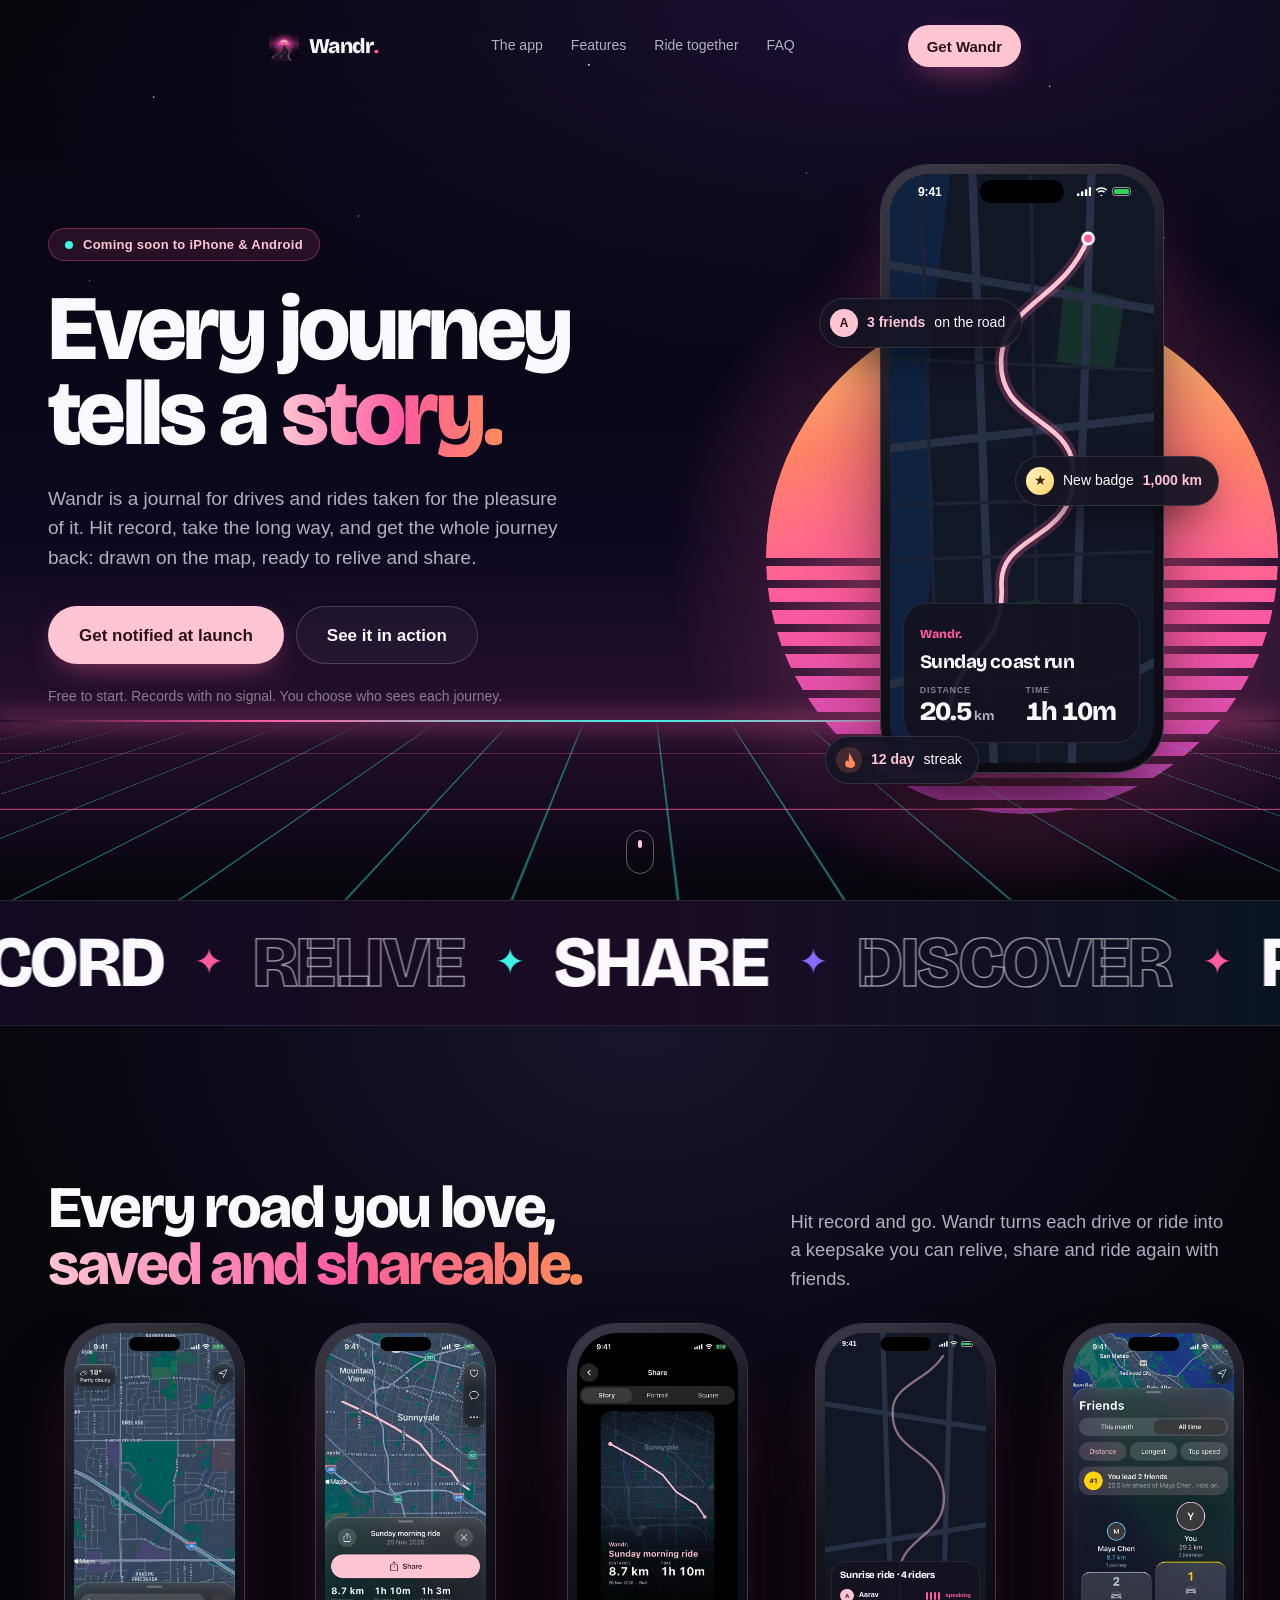
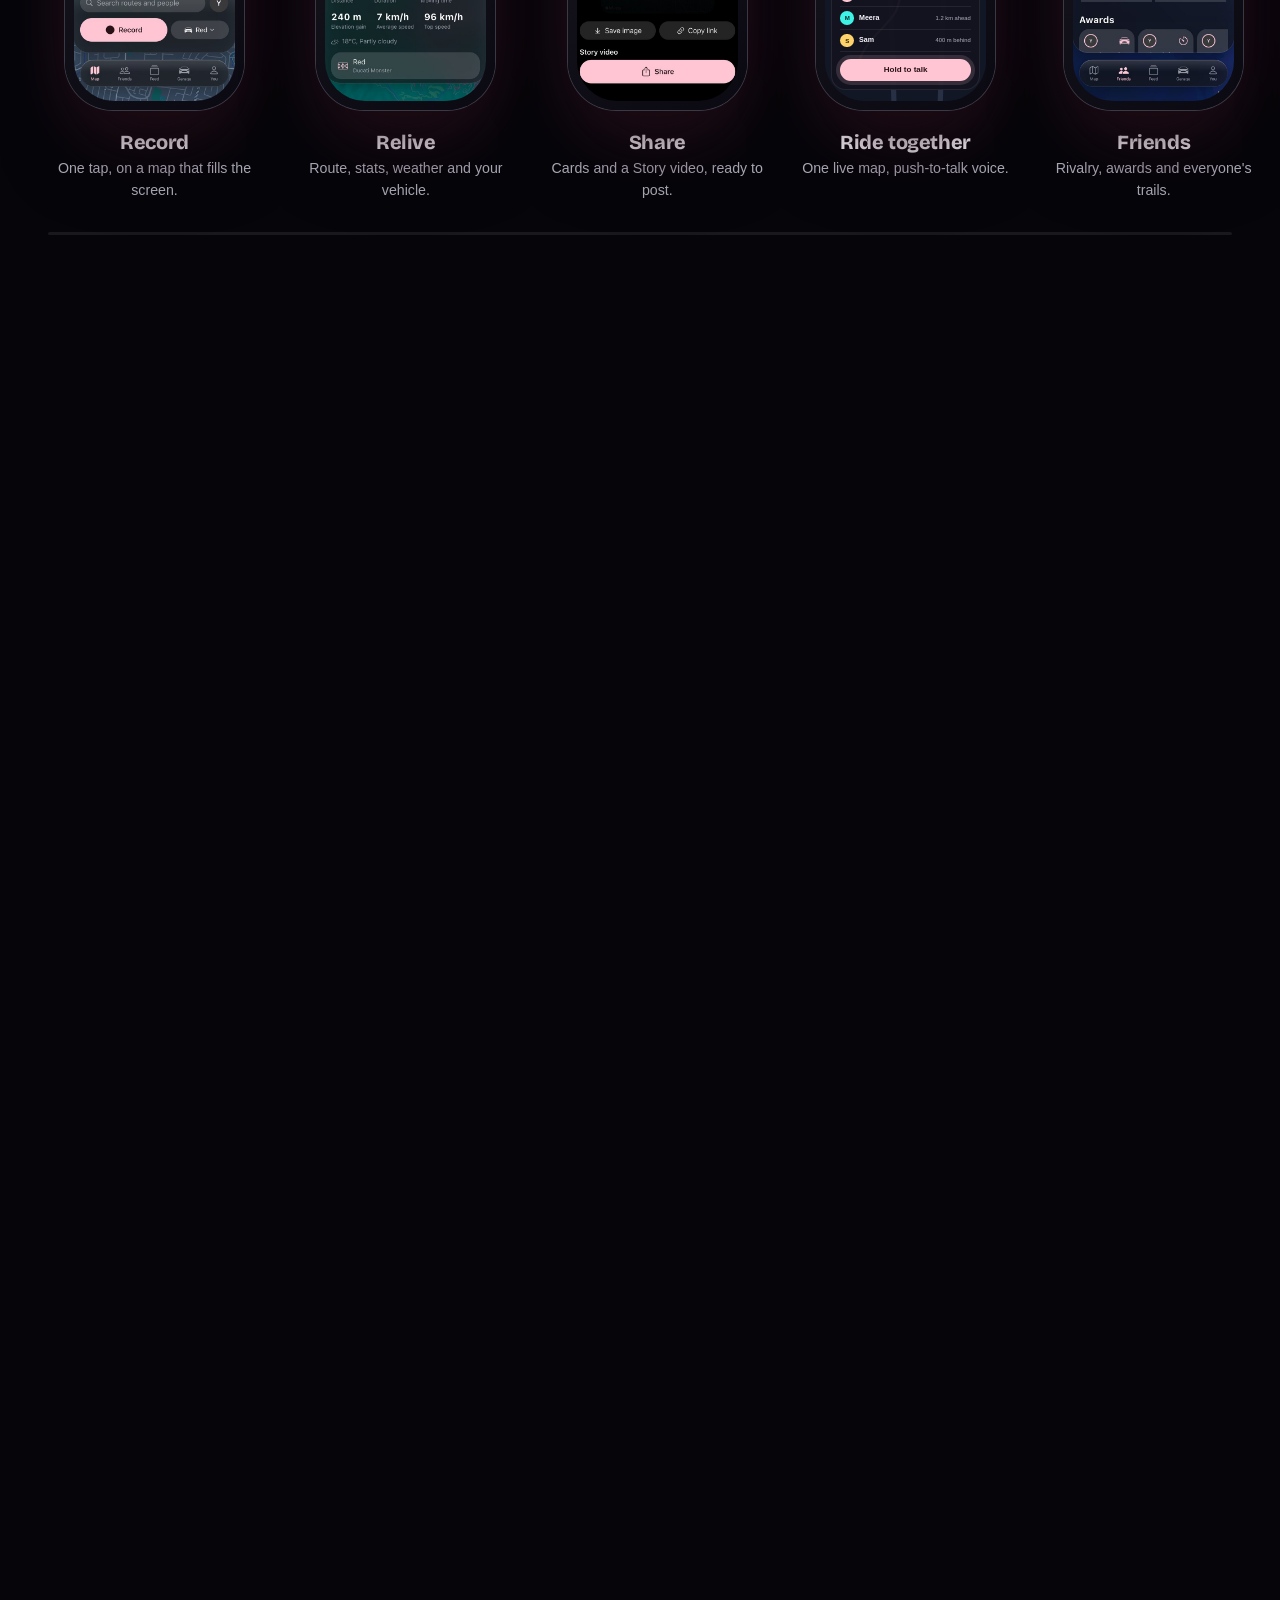
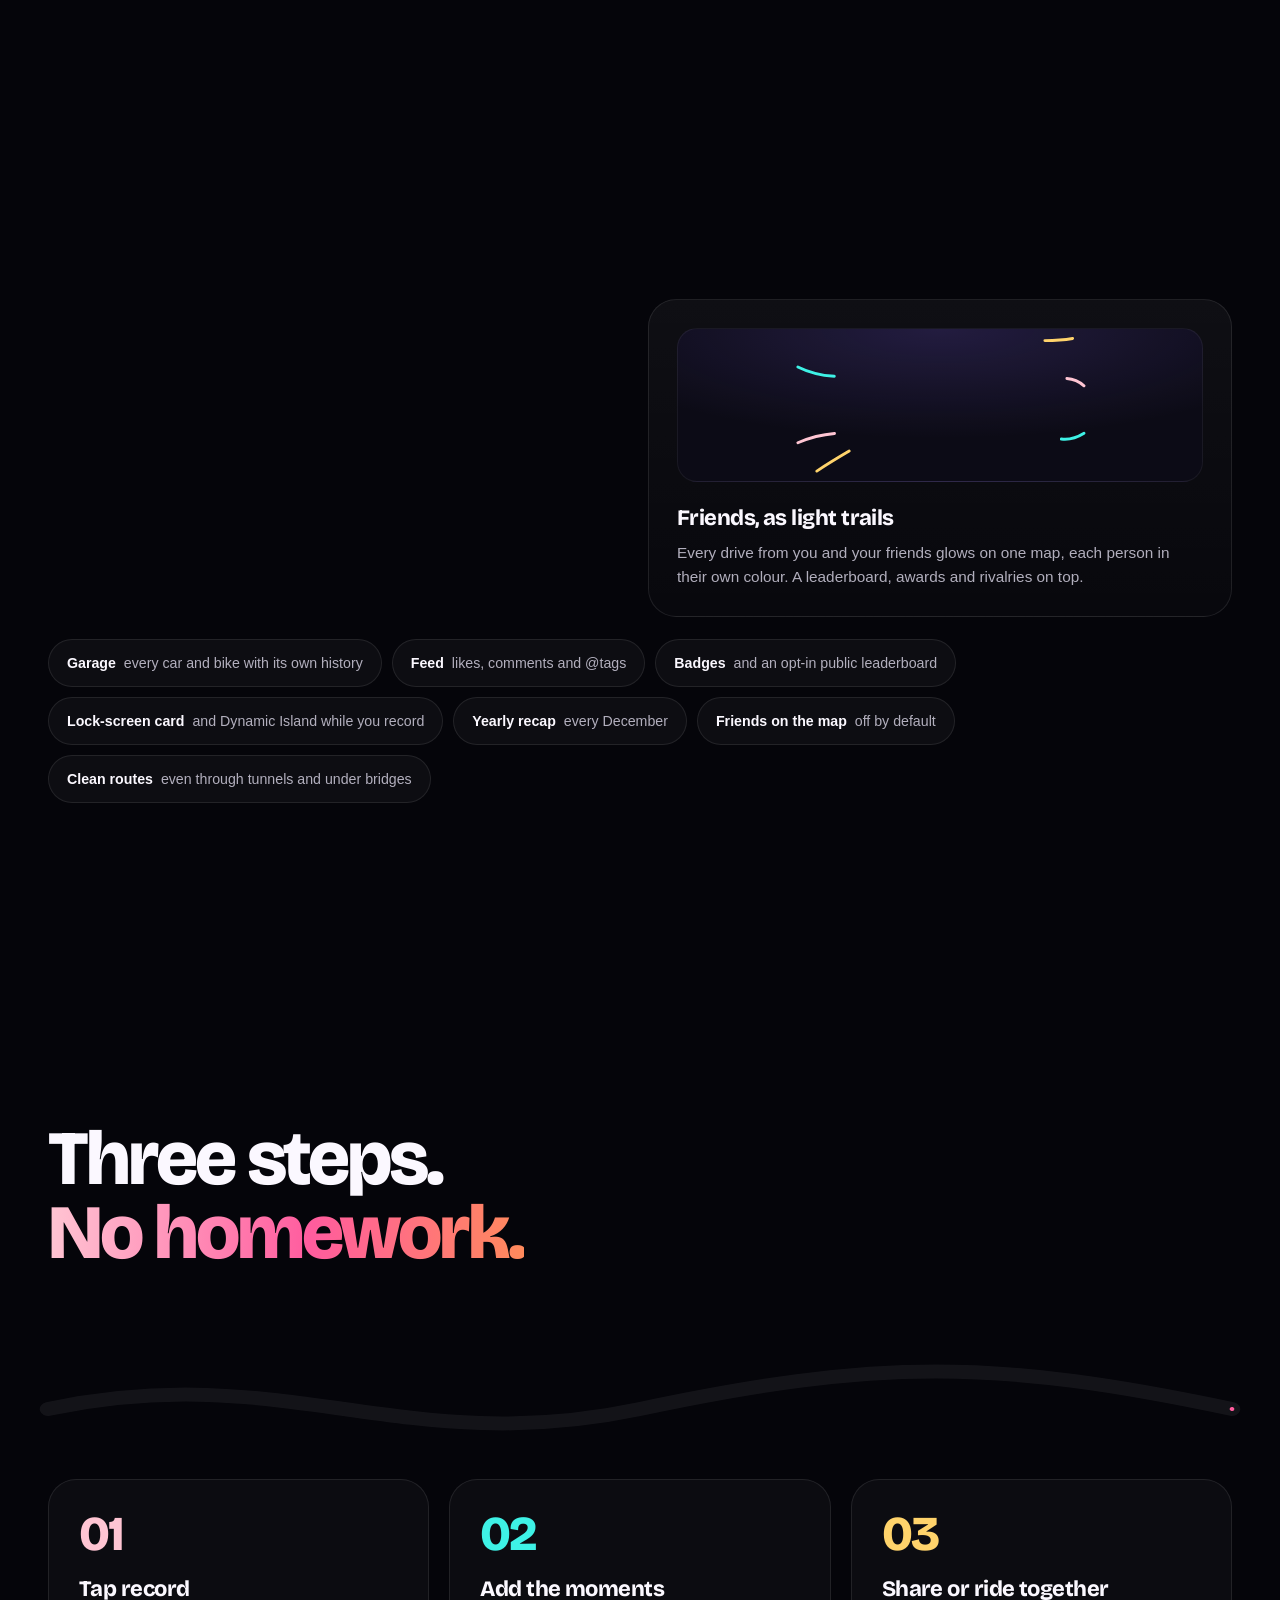
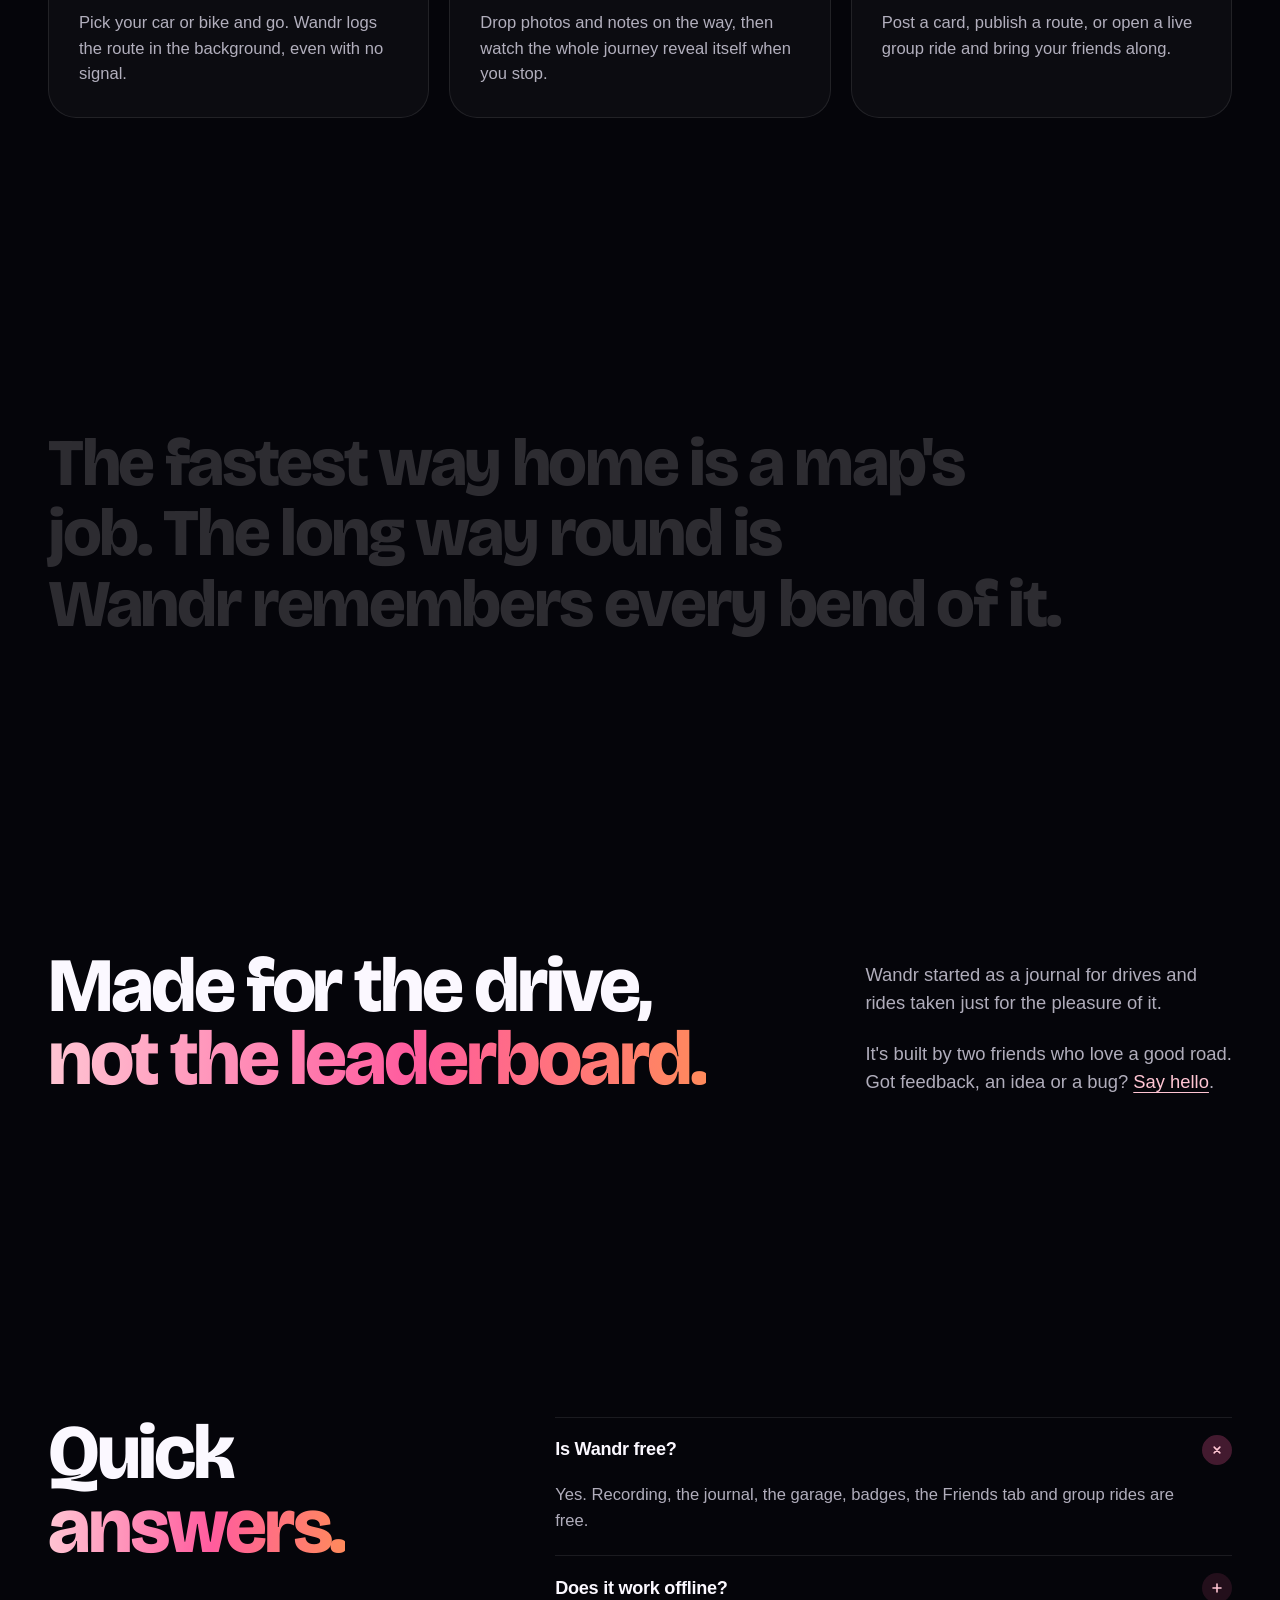
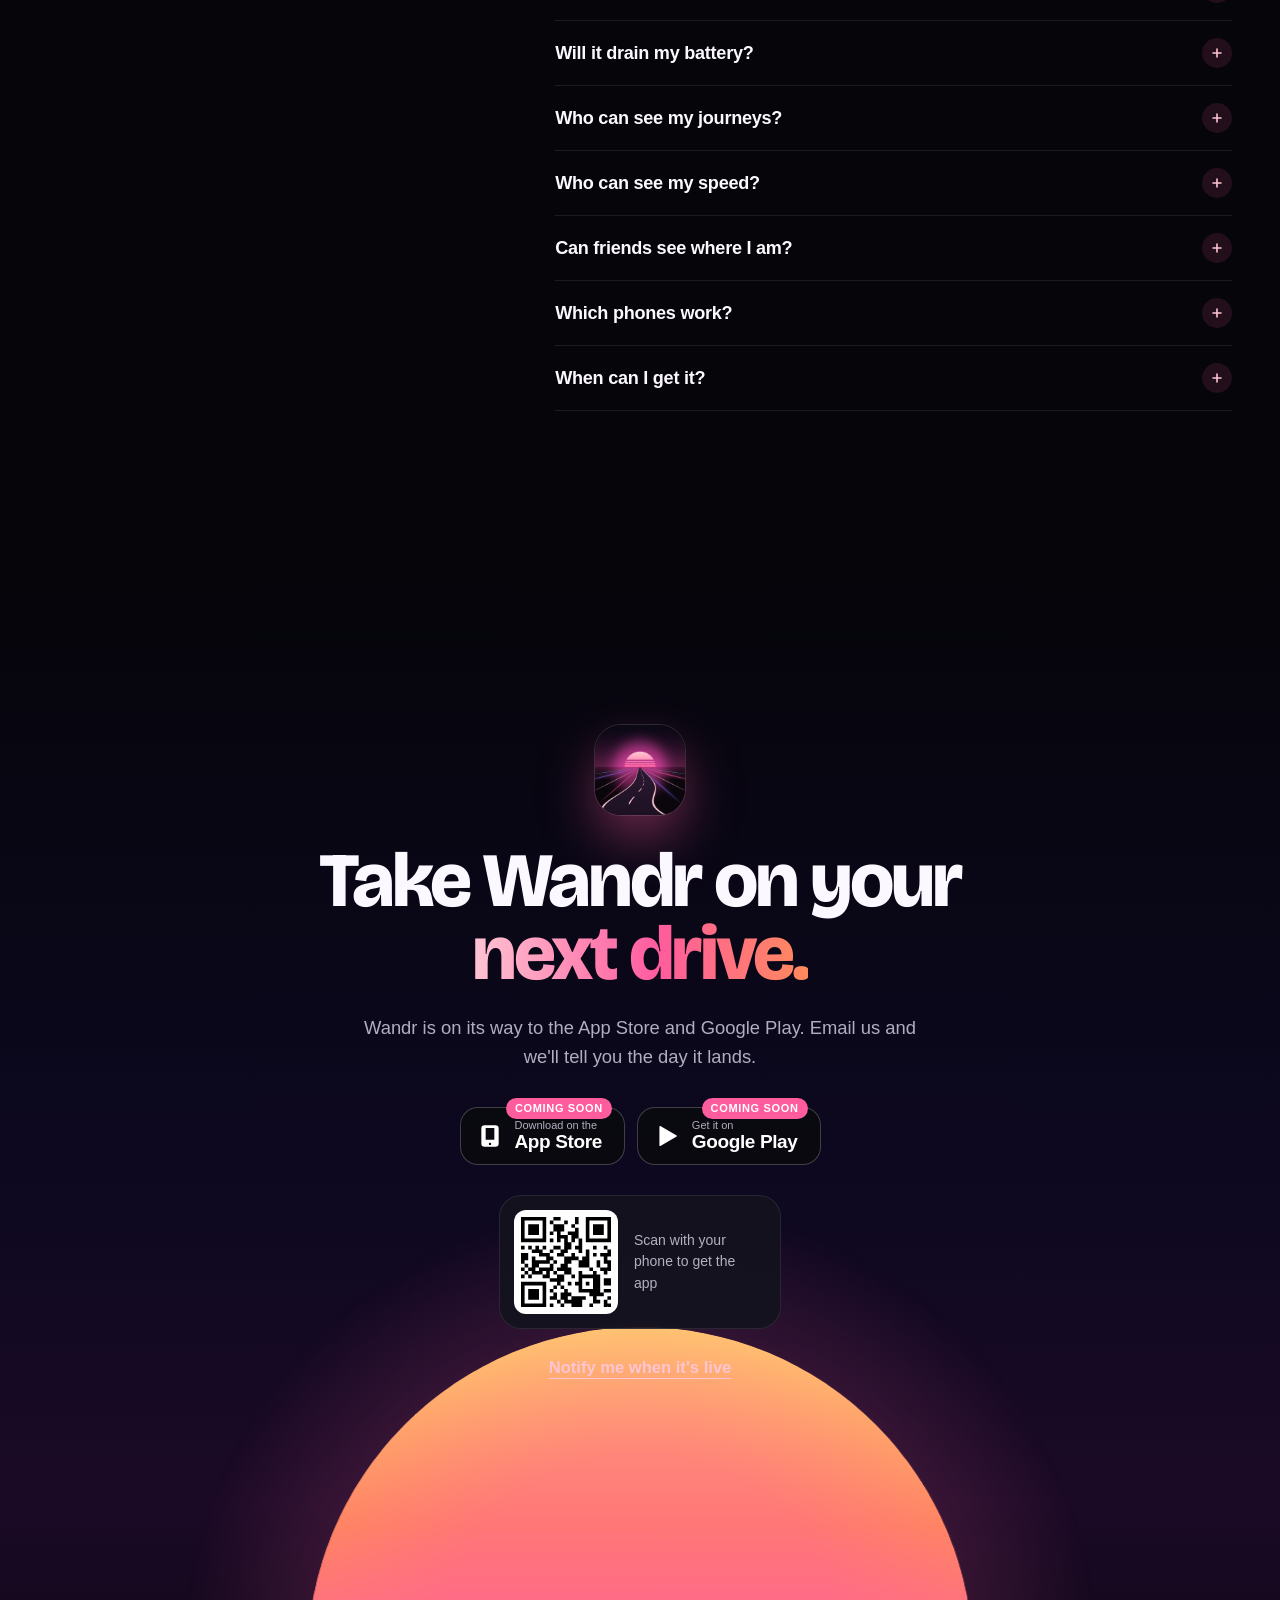
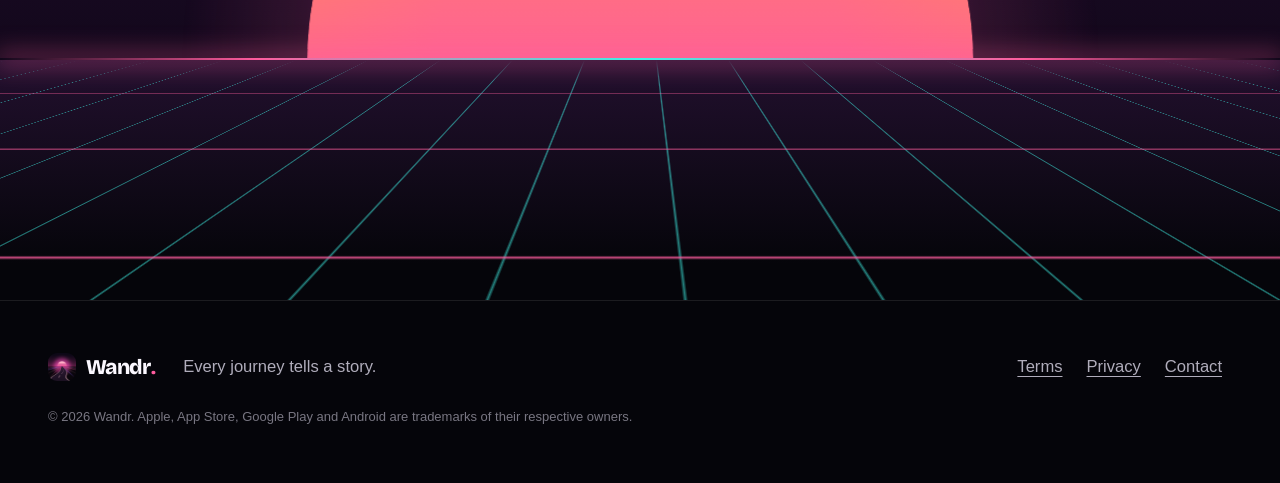
<file: index.html>
<!doctype html>
<html lang="en" data-platform="desktop">
<head>
<meta charset="utf-8">
<meta name="viewport" content="width=device-width, initial-scale=1, viewport-fit=cover">
<title>Wandr: every journey tells a story</title>
<meta name="description" content="Wandr is a journal for drives and rides taken for the pleasure of it. Record a journey, relive it, share it, and ride together with friends on a live map.">
<meta name="theme-color" content="#05050a">
<meta name="color-scheme" content="dark">
<link rel="icon" type="image/png" sizes="32x32" href="assets/favicon-32.png">
<link rel="apple-touch-icon" href="assets/apple-touch-icon.png">
<link rel="canonical" href="https://drivewandr.in/">
<meta property="og:type" content="website">
<meta property="og:site_name" content="Wandr">
<meta property="og:title" content="Wandr: every journey tells a story">
<meta property="og:description" content="Record drives and rides, relive them, share them, and ride together on a live map.">
<meta property="og:url" content="https://drivewandr.in/">
<meta property="og:image" content="https://drivewandr.in/assets/og-image.png">
<meta name="twitter:card" content="summary_large_image">
<link rel="preconnect" href="https://fonts.googleapis.com">
<link rel="preconnect" href="https://fonts.gstatic.com" crossorigin>
<link href="https://fonts.googleapis.com/css2?family=Bricolage+Grotesque:opsz,wght@12..96,500..800&display=swap" rel="stylesheet">
<link rel="stylesheet" href="site.css">
<script type="application/ld+json">{"@context":"https://schema.org","@type":"MobileApplication","name":"Wandr","applicationCategory":"TravelApplication","operatingSystem":"iOS, Android","description":"A journal for drives and rides: record, relive, share and ride together."}</script>
</head>
<body>
<a class="skip" href="#main">Skip to content</a>

<!-- Top banner: mobile visitors, until dismissed (script.js) -->
<div class="appbar" id="appbar" hidden>
  <img src="assets/wandr-mark.png" width="40" height="40" alt="">
  <div class="appbar-text"><strong>Wandr</strong><span data-appbar-sub>Every journey tells a story</span></div>
  <a class="btn btn-sm" href="#download" data-appbar-cta>Get the app</a>
  <button class="appbar-x" type="button" aria-label="Dismiss app banner" id="appbarX">&times;</button>
</div>

<header class="nav-wrap" id="nav">
  <nav class="nav" aria-label="Main">
    <a class="brand" href="#top" aria-label="Wandr home">
      <img src="assets/wandr-mark.png" width="30" height="30" alt="">
      <span>Wandr<b>.</b></span>
    </a>
    <ul class="nav-links">
      <li><a href="#app">The app</a></li>
      <li><a href="#features">Features</a></li>
      <li><a href="#ride">Ride together</a></li>
      <li><a href="#faq">FAQ</a></li>
    </ul>
    <a class="btn btn-sm" href="#download">Get Wandr</a>
  </nav>
</header>

<main id="main">

<!-- ════════════ HERO: a night drive into the neon sun ════════════ -->
<section class="hero" id="top">
  <div class="sky" aria-hidden="true">
    <div class="stars"></div>
    <div class="sun"><i></i></div>
    <div class="horizon"></div>
    <div class="grid"><div class="grid-plane"></div></div>
  </div>

  <div class="wrap hero-grid">
    <div class="hero-copy">
      <p class="pill" data-in><span class="live-dot"></span> Coming soon to iPhone &amp; Android</p>
      <h1 class="hero-title" aria-label="Every journey tells a story.">
        <span class="line"><span data-word>Every</span> <span data-word>journey</span></span>
        <span class="line"><span data-word>tells</span> <span data-word>a</span> <span data-word class="hot">story.</span></span>
      </h1>
      <p class="lede" data-in>Wandr is a journal for drives and rides taken for the pleasure of it. Hit record, take the long way, and get the whole journey back: drawn on the map, ready to relive and share.</p>
      <div class="hero-actions" data-in>
        <a class="btn btn-lg btn-shine" href="#download">Get notified at launch</a>
        <a class="btn btn-lg btn-ghost" href="#app">See it in action</a>
      </div>
      <p class="fine" data-in>Free to start. Records with no signal. You choose who sees each journey.</p>
    </div>

    <div class="hero-stage" data-parallax>
      <div class="device device-hero" role="img" aria-label="A finished drive in Wandr: the route draws itself on the map and the journey card rises with 20.5 km in 1 hour 10 minutes">
        <div class="screen">
          <svg class="map" viewBox="0 0 300 640" preserveAspectRatio="xMidYMid slice" aria-hidden="true">
            <rect width="300" height="640" fill="#121726"/>
            <path class="m-water" d="M0 0 H72 C60 120 40 210 52 330 C62 440 30 540 44 640 H0 Z"/>
            <path class="m-park" d="M196 120 L262 136 L250 214 L188 204 Z"/>
            <path class="m-park" d="M110 470 L170 462 L176 520 L118 528 Z"/>
            <g class="m-roads"><path d="M-10 96 L310 150"/><path d="M-10 300 L310 262"/><path d="M-10 560 C90 520 200 600 310 520"/><path d="M96 -10 L120 650"/><path d="M226 -10 L204 650"/></g>
            <g class="m-streets"><path d="M-10 200 L310 214"/><path d="M-10 420 L310 410"/><path d="M160 -10 L168 650"/><path d="M-10 360 L310 352"/><path d="M40 -10 L60 650"/></g>
            <path class="m-glow" pathLength="1" d="M70 590 C76 520 132 520 128 448 C124 388 214 400 206 318 C200 262 120 268 128 196 C134 140 196 136 222 70"/>
            <path class="m-route" pathLength="1" d="M70 590 C76 520 132 520 128 448 C124 388 214 400 206 318 C200 262 120 268 128 196 C134 140 196 136 222 70"/>
            <circle class="m-start" cx="70" cy="590" r="5"/>
            <circle class="m-end" cx="222" cy="70" r="6"/>
          </svg>
          <div class="island"></div>
          <div class="statusbar" aria-hidden="true"><span>9:41</span><span class="sb-icons"><svg viewBox="0 0 18 12"><rect x="0" y="8" width="3" height="4" rx="1"/><rect x="5" y="5.5" width="3" height="6.5" rx="1"/><rect x="10" y="3" width="3" height="9" rx="1"/><rect x="15" y="0" width="3" height="12" rx="1"/></svg><svg viewBox="0 0 16 12"><path d="M8 2.2c2.3 0 4.4.9 6 2.4l1.3-1.4A10.4 10.4 0 0 0 8 .3 10.4 10.4 0 0 0 .7 3.2L2 4.6a8.5 8.5 0 0 1 6-2.4Zm0 3.8c1.3 0 2.5.5 3.4 1.3l1.3-1.4A6.7 6.7 0 0 0 8 4.1c-1.8 0-3.4.7-4.7 1.8l1.3 1.4C5.5 6.5 6.7 6 8 6Zm0 3.7c-.6 0-1.2.3-1.6.7L8 12l1.6-1.6c-.4-.4-1-.7-1.6-.7Z"/></svg><span class="sb-batt"></span></span></div>
          <div class="journey-card">
            <span class="jc-mark">Wandr.</span>
            <strong class="jc-title">Sunday coast run</strong>
            <div class="jc-stats">
              <span><small>Distance</small><b data-count="20.5" data-dec="1">20.5</b><em>km</em></span>
              <span><small>Time</small><b>1h 10m</b></span>
            </div>
          </div>
        </div>
      </div>
      <div class="float-chip chip-a"><span class="av av-pink">A</span><b>3 friends</b> on the road</div>
      <div class="float-chip chip-b"><span class="medal">★</span>New badge <b class="cyan">1,000 km</b></div>
      <div class="float-chip chip-c"><svg class="flame" viewBox="0 0 24 24" aria-hidden="true"><path d="M12 2c1 3.5 5 5.6 5 10.2A5 5 0 0 1 12 22a5 5 0 0 1-5-5c0-2.4 1.3-3.9 2.6-5.2.3 1.6 1 2.6 2.1 3.2-.5-3.4.4-6.6.3-13Z"/></svg><b>12 day</b> streak</div>
    </div>
  </div>

  <a class="scroll-cue" href="#app" aria-label="Scroll to the app"><span></span></a>
</section>

<!-- ════════════ BAND ════════════ -->
<div class="band" aria-hidden="true">
  <div class="band-track" data-band>
    <span>Record</span><i>✦</i><span class="o">Relive</span><i>✦</i><span>Share</span><i>✦</i><span class="o">Discover</span><i>✦</i><span>Ride together</span><i>✦</i>
    <span>Record</span><i>✦</i><span class="o">Relive</span><i>✦</i><span>Share</span><i>✦</i><span class="o">Discover</span><i>✦</i><span>Ride together</span><i>✦</i>
  </div>
</div>

<!-- ════════════ THE APP: pinned, scroll moves the phones sideways ════════════ -->
<section class="gallery" id="app">
  <div class="gallery-pin">
    <div class="wrap gallery-head">
      <h2 data-reveal>Every road you love, <br><span class="hot">saved and shareable.</span></h2>
      <p class="sub" data-reveal>Hit record and go. Wandr turns each drive or ride into a keepsake you can relive, share and ride again with friends.</p>
    </div>
    <div class="gallery-track" data-track>
      <figure class="shot"><div class="device"><div class="screen"><img src="assets/shots/map.jpg" width="300" height="652" alt="Wandr map with the Record button"><div class="island"></div></div></div><figcaption><b>Record</b>One tap, on a map that fills the screen.</figcaption></figure>
      <figure class="shot"><div class="device"><div class="screen"><img src="assets/shots/journey.jpg" width="300" height="652" alt="A finished journey with route and stats"><div class="island"></div></div></div><figcaption><b>Relive</b>Route, stats, weather and your vehicle.</figcaption></figure>
      <figure class="shot"><div class="device"><div class="screen"><img src="assets/shots/share.jpg" width="300" height="652" alt="Share screen with a journey card"><div class="island"></div></div></div><figcaption><b>Share</b>Cards and a Story video, ready to post.</figcaption></figure>
      <figure class="shot" id="ride-shot"><div class="device"><div class="screen ride-screen">
        <svg class="map" viewBox="0 0 300 640" preserveAspectRatio="xMidYMid slice" aria-hidden="true">
          <rect width="300" height="640" fill="#121726"/>
          <g class="m-roads"><path d="M-10 120 L310 170"/><path d="M-10 380 L310 330"/><path d="M110 -10 L130 650"/><path d="M230 -10 L210 650"/></g>
          <path class="m-route soft" d="M60 600 C80 500 150 520 140 430 C130 350 230 360 215 270 C205 200 120 210 128 130 C132 90 190 80 215 40"/>
        </svg>
        <span class="rider r1" style="offset-path:path('M60 600 C80 500 150 520 140 430 C130 350 230 360 215 270 C205 200 120 210 128 130 C132 90 190 80 215 40')">A</span>
        <span class="rider r2" style="offset-path:path('M60 600 C80 500 150 520 140 430 C130 350 230 360 215 270 C205 200 120 210 128 130 C132 90 190 80 215 40')">M</span>
        <span class="rider r3" style="offset-path:path('M60 600 C80 500 150 520 140 430 C130 350 230 360 215 270 C205 200 120 210 128 130 C132 90 190 80 215 40')">S</span>
        <div class="island"></div>
          <div class="statusbar" aria-hidden="true"><span>9:41</span><span class="sb-icons"><svg viewBox="0 0 18 12"><rect x="0" y="8" width="3" height="4" rx="1"/><rect x="5" y="5.5" width="3" height="6.5" rx="1"/><rect x="10" y="3" width="3" height="9" rx="1"/><rect x="15" y="0" width="3" height="12" rx="1"/></svg><svg viewBox="0 0 16 12"><path d="M8 2.2c2.3 0 4.4.9 6 2.4l1.3-1.4A10.4 10.4 0 0 0 8 .3 10.4 10.4 0 0 0 .7 3.2L2 4.6a8.5 8.5 0 0 1 6-2.4Zm0 3.8c1.3 0 2.5.5 3.4 1.3l1.3-1.4A6.7 6.7 0 0 0 8 4.1c-1.8 0-3.4.7-4.7 1.8l1.3 1.4C5.5 6.5 6.7 6 8 6Zm0 3.7c-.6 0-1.2.3-1.6.7L8 12l1.6-1.6c-.4-.4-1-.7-1.6-.7Z"/></svg><span class="sb-batt"></span></span></div>
        <div class="ride-sheet">
          <div class="ttl">Sunrise ride · 4 riders</div>
          <ul class="riders">
            <li><span class="av av-pink">A</span>Aarav<em class="speaking"><i></i><i></i><i></i><i></i> speaking</em></li>
            <li><span class="av av-cyan">M</span>Meera<em>1.2 km ahead</em></li>
            <li><span class="av av-gold">S</span>Sam<em>400 m behind</em></li>
          </ul>
          <span class="ptt">Hold to talk</span>
        </div>
      </div></div><figcaption><b>Ride together</b>One live map, push-to-talk voice.</figcaption></figure>
      <figure class="shot"><div class="device"><div class="screen"><img src="assets/shots/friends.jpg" width="300" height="652" alt="Friends tab with leaderboard"><div class="island"></div></div></div><figcaption><b>Friends</b>Rivalry, awards and everyone's trails.</figcaption></figure>
      <figure class="shot"><div class="device"><div class="screen"><img src="assets/shots/feed.jpg" width="300" height="652" alt="Following feed"><div class="island"></div></div></div><figcaption><b>Feed</b>Journeys from people you follow.</figcaption></figure>
      <figure class="shot"><div class="device"><div class="screen"><img src="assets/shots/garage.jpg" width="300" height="652" alt="Garage with two vehicles"><div class="island"></div></div></div><figcaption><b>Garage</b>Every car and bike, with its own history.</figcaption></figure>
    </div>
    <div class="wrap gallery-progress" aria-hidden="true"><span data-progress></span></div>
  </div>
</section>

<!-- ════════════ FEATURES: live tiles ════════════ -->
<section class="section features" id="features">
  <div class="wrap">
    <h2 data-reveal>Built for the road you chose, <br><span class="hot">not the fastest one.</span></h2>

    <div class="tiles">
      <article class="tile t-record" data-rise>
        <div class="tile-visual rec-visual" aria-hidden="true">
          <div class="rec-ring"><span></span></div>
          <div class="rec-readout"><b data-ticker>0.0</b><small>km</small></div>
        </div>
        <h3>Record every journey</h3>
        <p>One tap to start. Keeps going offline, in the background and through a crash. The map follows you from behind, in 3D, like a real navigation app.</p>
      </article>

      <article class="tile t-relive" data-rise>
        <div class="tile-visual" aria-hidden="true">
          <svg viewBox="0 0 320 160" class="relive-svg">
            <path class="relive-ghost" d="M20 130 C70 130 70 40 130 50 C190 60 170 130 230 120 C280 112 270 40 300 30"/>
            <path class="relive-line" pathLength="1" d="M20 130 C70 130 70 40 130 50 C190 60 170 130 230 120 C280 112 270 40 300 30"/>
          </svg>
        </div>
        <h3>Relive it</h3>
        <p>Your route draws itself on a dark map, photos pop up where you took them, then the whole drive settles into a card.</p>
      </article>

      <article class="tile t-ride" data-rise id="ride">
        <div class="tile-visual ride-visual" aria-hidden="true">
          <span class="wave"><i></i><i></i><i></i><i></i><i></i><i></i><i></i></span>
          <div class="ride-avs"><span class="av av-pink">A</span><span class="av av-cyan">M</span><span class="av av-gold">S</span><span class="av av-violet">+1</span></div>
        </div>
        <h3>Ride together, live</h3>
        <p>Everyone on one live map as their profile photo. Hold a button to talk to the group, walkie-talkie style. No call to set up.</p>
      </article>

      <article class="tile t-share" data-rise>
        <div class="tile-visual share-visual" aria-hidden="true">
          <div class="mini-card c1"></div><div class="mini-card c2"></div><div class="mini-card c3"><b>20.5 km</b><small>Sunday coast run</small></div>
        </div>
        <h3>Share it</h3>
        <p>Journey cards in Story, Portrait or Square, and a 15-second Story video. Pick the photo, place the route, post.</p>
      </article>

      <article class="tile t-streak" data-rise>
        <div class="tile-visual streak-visual" aria-hidden="true"><div class="streak-grid" data-streak></div></div>
        <h3>Keep the streak</h3>
        <p>A year of driving as glowing squares: brighter the more you drove that day. Badges at a week, a month, three months, a year.</p>
      </article>

      <article class="tile t-trails" data-rise>
        <div class="tile-visual" aria-hidden="true">
          <svg viewBox="0 0 320 160" class="trails-svg">
            <path class="trail tp" d="M10 120 C80 90 120 140 190 100 S290 40 312 60"/>
            <path class="trail tc" d="M10 40 C70 70 140 20 200 60 S280 130 312 110"/>
            <path class="trail tv" d="M30 150 C90 110 150 90 160 40 S240 20 300 10"/>
          </svg>
        </div>
        <h3>Friends, as light trails</h3>
        <p>Every drive from you and your friends glows on one map, each person in their own colour. A leaderboard, awards and rivalries on top.</p>
      </article>
    </div>

    <ul class="more" data-rise>
      <li><b>Garage</b> every car and bike with its own history</li>
      <li><b>Feed</b> likes, comments and @tags</li>
      <li><b>Badges</b> and an opt-in public leaderboard</li>
      <li><b>Lock-screen card</b> and Dynamic Island while you record</li>
      <li><b>Yearly recap</b> every December</li>
      <li><b>Friends on the map</b> off by default</li>
      <li><b>Clean routes</b> even through tunnels and under bridges</li>
    </ul>
  </div>
</section>

<!-- ════════════ HOW: a road that draws as you scroll ════════════ -->
<section class="section how" id="how">
  <div class="wrap">
    <h2 data-reveal>Three steps. <br><span class="hot">No homework.</span></h2>
    <div class="how-road">
      <svg class="road-svg" viewBox="0 0 1000 120" preserveAspectRatio="none" aria-hidden="true">
        <path class="road-bg" d="M0 60 C200 10 300 110 500 60 S800 10 1000 60"/>
        <path class="road-line" pathLength="1" data-scrub d="M0 60 C200 10 300 110 500 60 S800 10 1000 60"/>
      </svg>
      <ol class="steps">
        <li data-rise><span class="n">01</span><h3>Tap record</h3><p>Pick your car or bike and go. Wandr logs the route in the background, even with no signal.</p></li>
        <li data-rise><span class="n">02</span><h3>Add the moments</h3><p>Drop photos and notes on the way, then watch the whole journey reveal itself when you stop.</p></li>
        <li data-rise><span class="n">03</span><h3>Share or ride together</h3><p>Post a card, publish a route, or open a live group ride and bring your friends along.</p></li>
      </ol>
    </div>
  </div>
</section>

<!-- ════════════ STATEMENT ════════════ -->
<section class="section statement">
  <div class="wrap">
    <p class="big-statement" data-words>The fastest way home is a map's job. The long way round is <span class="hot">yours.</span> Wandr remembers every bend of it.</p>
  </div>
</section>

<!-- ════════════ ABOUT ════════════ -->
<section class="section maker">
  <div class="wrap maker-grid">
    <h2 data-reveal>Made for the drive, <br><span class="hot">not the leaderboard.</span></h2>
    <div data-rise>
      <p class="sub">Wandr started as a journal for drives and rides taken just for the pleasure of it.</p>
      <p class="sub">It's built by two friends who love a good road. Got feedback, an idea or a bug? <a data-contact href="mailto:drivewandr@gmail.com">Say hello</a>.</p>
    </div>
  </div>
</section>

<!-- ════════════ FAQ ════════════ -->
<section class="section" id="faq">
  <div class="wrap faq-grid">
    <h2 data-reveal>Quick <br><span class="hot">answers.</span></h2>
    <div class="faq" data-rise>
      <details open><summary>Is Wandr free?</summary><div class="ans"><p>Yes. Recording, the journal, the garage, badges, the Friends tab and group rides are free.</p></div></details>
      <details><summary>Does it work offline?</summary><div class="ans"><p>Recording, the journal, the garage and saved routes all work with no signal. Journeys sync when you're back online.</p></div></details>
      <details><summary>Will it drain my battery?</summary><div class="ans"><p>Wandr records in the background without keeping the screen on. A mount and a charger on long drives is still a good idea.</p></div></details>
      <details><summary>Who can see my journeys?</summary><div class="ans"><p>You choose per journey, with a default in Settings. The start and end of a drive can be hidden too.</p></div></details>
      <details><summary>Who can see my speed?</summary><div class="ans"><p>Only you, on your own journeys. Never on cards, the feed, profiles or the public leaderboard. Mutual friends can compare top speed on the Friends board.</p></div></details>
      <details><summary>Can friends see where I am?</summary><div class="ans"><p>Only if you switch on Friends on the map. It's off by default, shows only while you ride, and you can hide from anyone.</p></div></details>
      <details><summary>Which phones work?</summary><div class="ans"><p>iPhone and Android. iPhone uses Apple Maps; Android uses OpenStreetMap.</p></div></details>
      <details><summary>When can I get it?</summary><div class="ans"><p>Soon, on the App Store and Google Play. Email us from below and we'll tell you the day it lands.</p></div></details>
    </div>
  </div>
</section>

<!-- ════════════ DOWNLOAD ════════════ -->
<section class="cta" id="download">
  <div class="sky sky-cta" aria-hidden="true"><div class="sun sun-cta"><i></i></div><div class="grid"><div class="grid-plane"></div></div></div>
  <div class="wrap cta-inner">
    <img class="cta-icon" src="assets/wandr-mark.png" width="104" height="104" alt="Wandr app icon">
    <h2 data-reveal>Take Wandr on your <br><span class="hot">next drive.</span></h2>
    <p class="sub" data-cta-sub>Wandr is on its way to the App Store and Google Play. Email us and we'll tell you the day it lands.</p>
    <div class="dl" data-download></div>
    <div class="qr-block" data-qr hidden>
      <div class="qr" id="qr" role="img" aria-label="QR code to download Wandr"></div>
      <p>Scan with your phone to get the app</p>
    </div>
    <a class="notify" data-notify href="#">Notify me when it's live</a>
  </div>
</section>

</main>

<footer class="footer">
  <div class="wrap foot">
    <a class="brand" href="#top"><img src="assets/wandr-mark.png" width="28" height="28" alt=""><span>Wandr<b>.</b></span></a>
    <p>Every journey tells a story.</p>
    <nav aria-label="Footer"><a href="terms.html">Terms</a><a href="privacy.html">Privacy</a><a data-contact href="mailto:drivewandr@gmail.com">Contact</a></nav>
    <p class="fine">&copy; <span id="yr">2026</span> Wandr. Apple, App Store, Google Play and Android are trademarks of their respective owners.</p>
  </div>
</footer>

<div class="stickybar" id="stickybar" hidden><a class="btn" href="#download" data-sticky-cta>Get the app</a></div>
<div class="toast" id="toast" role="status" aria-live="polite" hidden></div>

<script src="config.js"></script>
<script src="vendor/qrcode.js"></script>
<script src="script.js"></script>
<script src="site.js"></script>
</body>
</html>
</file>
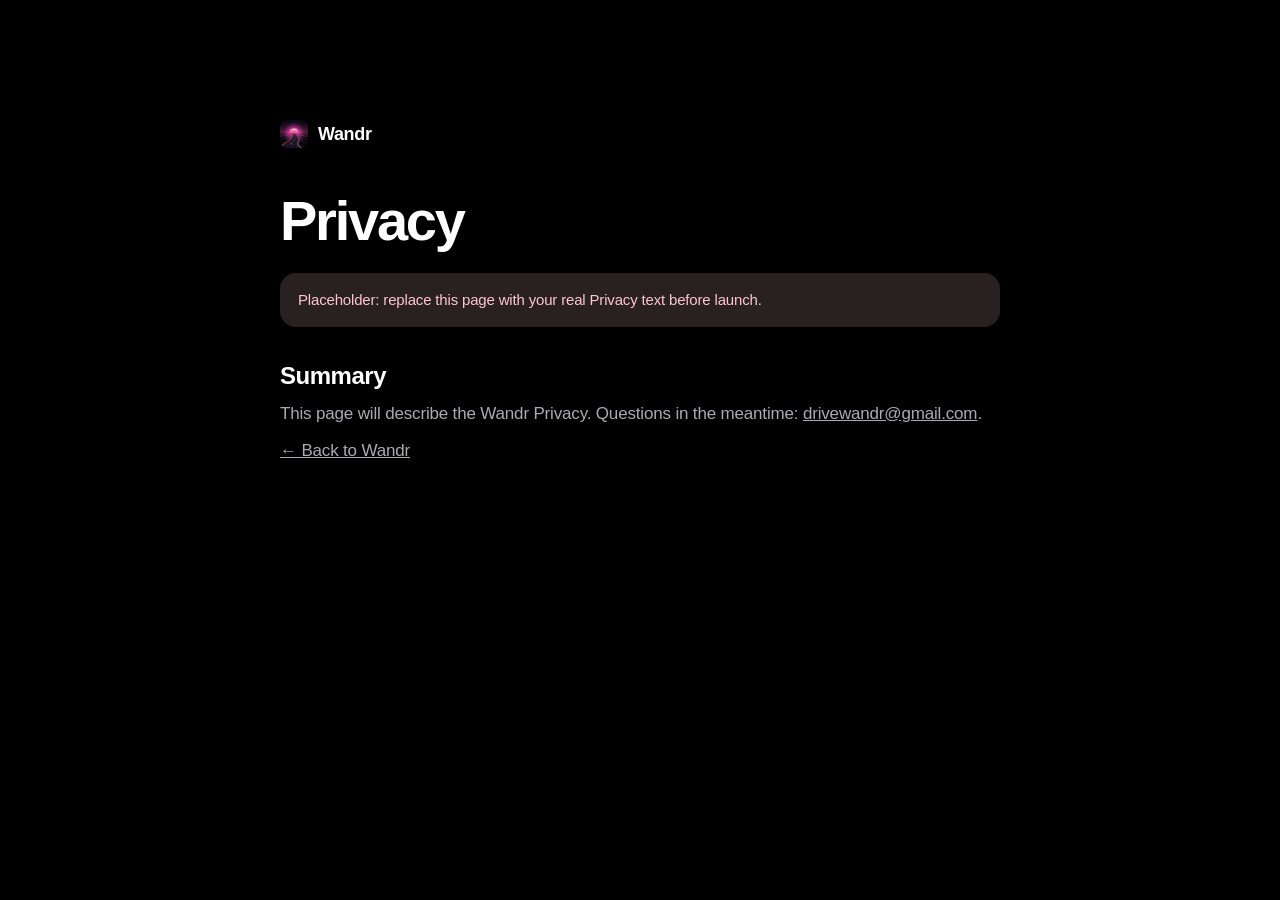
<file: privacy.html>
<!doctype html>
<html lang="en"><head><meta charset="utf-8"><meta name="viewport" content="width=device-width, initial-scale=1">
<title>Privacy · Wandr</title><meta name="robots" content="noindex"><meta name="color-scheme" content="dark">
<link rel="icon" href="assets/favicon-32.png"><link rel="stylesheet" href="styles.css"></head>
<body><main class="wrap doc">
<a class="brand" href="./"><img src="assets/wandr-mark.png" width="28" height="28" alt=""><span>Wandr</span></a>
<h1 style="margin-top:36px">Privacy</h1>
<p class="note-box">Placeholder: replace this page with your real Privacy text before launch.</p>
<h2>Summary</h2><p>This page will describe the Wandr Privacy. Questions in the meantime: <a href="mailto:drivewandr@gmail.com">drivewandr@gmail.com</a>.</p>
<p><a href="./">&larr; Back to Wandr</a></p>
</main></body></html>
</file>
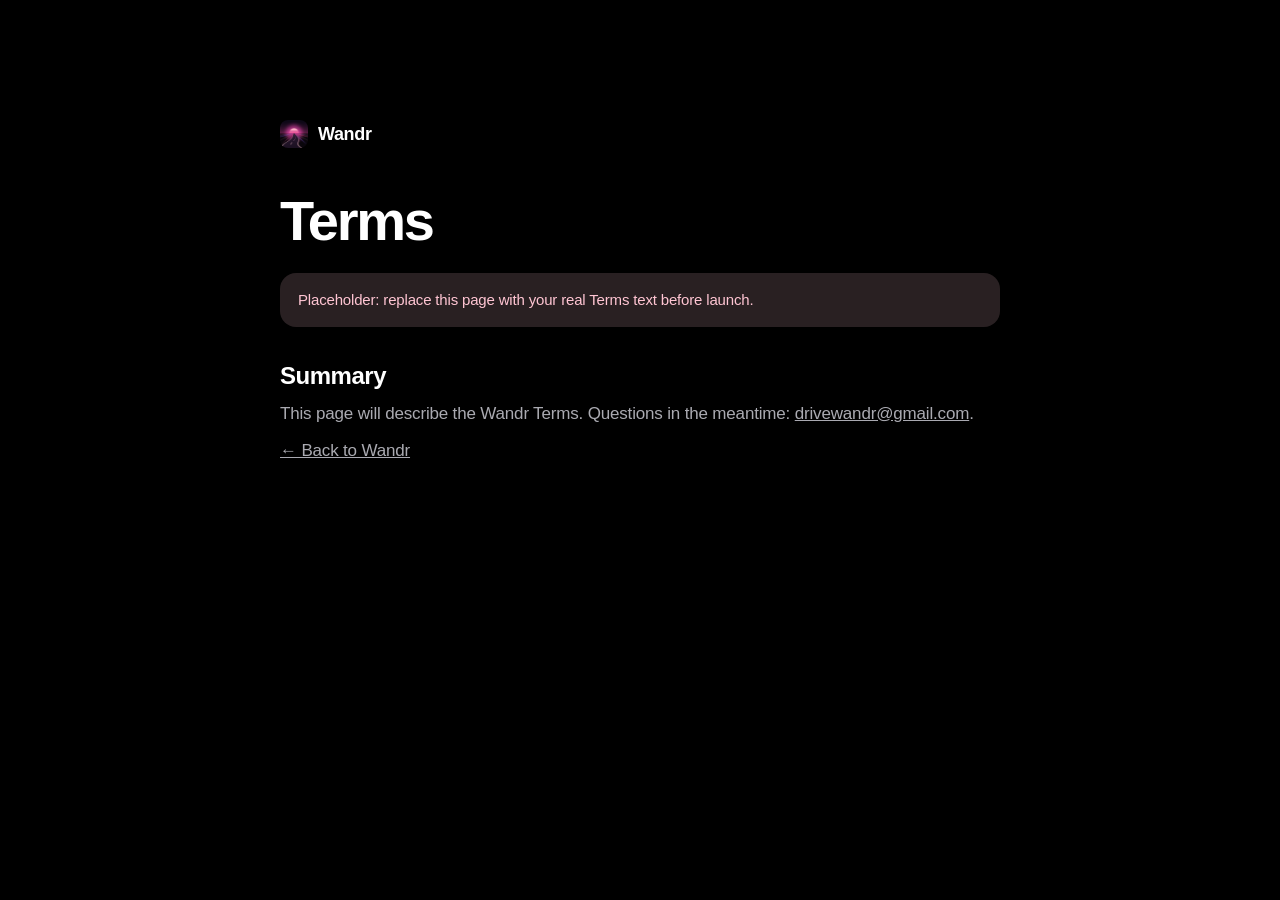
<file: terms.html>
<!doctype html>
<html lang="en"><head><meta charset="utf-8"><meta name="viewport" content="width=device-width, initial-scale=1">
<title>Terms · Wandr</title><meta name="robots" content="noindex"><meta name="color-scheme" content="dark">
<link rel="icon" href="assets/favicon-32.png"><link rel="stylesheet" href="styles.css"></head>
<body><main class="wrap doc">
<a class="brand" href="./"><img src="assets/wandr-mark.png" width="28" height="28" alt=""><span>Wandr</span></a>
<h1 style="margin-top:36px">Terms</h1>
<p class="note-box">Placeholder: replace this page with your real Terms text before launch.</p>
<h2>Summary</h2><p>This page will describe the Wandr Terms. Questions in the meantime: <a href="mailto:drivewandr@gmail.com">drivewandr@gmail.com</a>.</p>
<p><a href="./">&larr; Back to Wandr</a></p>
</main></body></html>
</file>
<file: site.css>
/* Wandr site. Night drive into a neon sun.
   Colours: the app's pink (lib/core/theme/app_colors.dart) plus the neon
   streaks of the app icon. */
:root{
  --bg:#05050a; --bg2:#0b0a14; --surface:#12111c; --raised:#1b1a28; --line:rgba(255,255,255,.09);
  --text:#fbf8ff; --text2:rgba(236,232,250,.74); --text3:rgba(236,232,250,.5);
  --pink:#FFC5D3; --hot:#FF5C9E; --cyan:#3EF2E6; --violet:#8B6BFF; --gold:#FFD36B; --orange:#FF8A5B;
  --on-pink:#2A1219;
  --display:"Bricolage Grotesque",ui-sans-serif,system-ui,sans-serif;
  --body:-apple-system,BlinkMacSystemFont,"SF Pro Text","Segoe UI",Roboto,"Helvetica Neue",Arial,sans-serif;
  --wrap:clamp(1200px,78vw,1600px); --gutter:clamp(20px,4vw,48px); --r:28px;
  /* The content column's real width, for things placed against it. */
  --W:min(var(--wrap),100vw - 2*var(--gutter));
  --ease:cubic-bezier(.16,1,.3,1); --ease-io:cubic-bezier(.65,0,.35,1);
}
*{box-sizing:border-box}
html{-webkit-text-size-adjust:100%}
body{margin:0;background:var(--bg);color:var(--text);font:400 clamp(16px,.28vw + 13px,20px)/1.55 var(--body);-webkit-font-smoothing:antialiased;overflow-x:hidden}
img,svg{display:block;max-width:100%}
a{color:inherit}
h1,h2,h3,p,ul,ol,figure{margin:0}
ul,ol{padding:0;list-style:none}
::selection{background:var(--hot);color:#fff}
:focus-visible{outline:2px solid var(--cyan);outline-offset:3px;border-radius:12px}
.skip{position:absolute;left:12px;top:-60px;z-index:100;background:var(--pink);color:var(--on-pink);padding:10px 16px;border-radius:12px;font-weight:600;text-decoration:none}
.skip:focus{top:12px}
.wrap{width:min(var(--wrap),100% - 2*var(--gutter));margin-inline:auto}
.hot{background:linear-gradient(92deg,var(--pink) 0%,var(--hot) 55%,var(--orange) 100%);-webkit-background-clip:text;background-clip:text;color:transparent}
.cyan{color:var(--cyan)}

/* ── Buttons ─────────────────────────────── */
.btn{position:relative;overflow:hidden;display:inline-flex;align-items:center;justify-content:center;gap:8px;min-height:48px;padding:0 24px;border-radius:999px;border:1px solid transparent;background:var(--pink);color:var(--on-pink);font:650 16px/1 var(--body);text-decoration:none;cursor:pointer;transition:transform .35s var(--ease),box-shadow .35s var(--ease),background .25s;box-shadow:0 10px 30px -10px rgba(255,92,158,.6)}
.btn:hover{transform:translateY(-3px);box-shadow:0 18px 40px -12px rgba(255,92,158,.75)}
.btn:active{transform:translateY(0) scale(.97);transition-duration:.1s}
.btn-lg{min-height:58px;padding:0 30px;font-size:17px}
.btn-sm{min-height:42px;padding:0 18px;font-size:15px}
.btn-ghost{background:rgba(255,255,255,.04);color:var(--text);border-color:rgba(255,255,255,.18);box-shadow:none}
.btn-ghost:hover{background:rgba(255,255,255,.09);border-color:rgba(62,242,230,.6);box-shadow:0 0 0 4px rgba(62,242,230,.08)}
.btn-shine::after{content:"";position:absolute;inset:0;background:linear-gradient(110deg,transparent 30%,rgba(255,255,255,.65) 50%,transparent 70%);transform:translateX(-120%);transition:transform .9s var(--ease)}
.btn-shine:hover::after{transform:translateX(120%)}

/* ── App banner (mobile) ─────────────────── */
.appbar{position:relative;z-index:60;display:flex;align-items:center;gap:12px;padding:10px 14px;background:var(--surface);border-bottom:1px solid var(--line)}
.appbar[hidden]{display:none}
.appbar img{border-radius:10px}
.appbar-text{display:flex;flex-direction:column;flex:1;min-width:0;line-height:1.2}
.appbar-text strong{font-size:15px}
.appbar-text span{font-size:13px;color:var(--text2);white-space:nowrap;overflow:hidden;text-overflow:ellipsis}
.appbar-x{background:none;border:0;color:var(--text2);font-size:26px;width:44px;height:44px;cursor:pointer;border-radius:50%}

/* ── Nav: a glass pill that tightens once you scroll ── */
.nav-wrap{position:fixed;inset:0 0 auto;z-index:50;padding:16px var(--gutter) 0;pointer-events:none}
.nav{pointer-events:auto;max-width:clamp(780px,50vw,1080px);margin-inline:auto;display:flex;align-items:center;gap:20px;padding:8px 8px 8px 18px;border-radius:999px;border:1px solid transparent;transition:background .4s,border-color .4s,max-width .5s var(--ease),box-shadow .4s}
.scrolled .nav{background:rgba(14,13,24,.68);border-color:var(--line);backdrop-filter:blur(22px) saturate(1.5);-webkit-backdrop-filter:blur(22px) saturate(1.5);max-width:clamp(720px,46vw,1000px);box-shadow:0 20px 50px -20px rgba(0,0,0,.8)}
.brand{display:inline-flex;align-items:center;gap:10px;text-decoration:none;font:800 21px/1 var(--display);letter-spacing:-.03em}
.brand img{border-radius:9px}
.brand b{color:var(--hot)}
.nav-links{display:flex;gap:2px;margin-inline:auto}
.nav-links a{position:relative;display:flex;align-items:center;min-height:42px;padding:0 13px;border-radius:999px;color:var(--text2);text-decoration:none;font-size:clamp(14px,.2vw + 11.5px,17px);font-weight:500;transition:color .25s,background .25s}
.nav-links a:hover{color:var(--text);background:rgba(255,255,255,.07)}

/* ── Sky: stars, the striped neon sun and a road grid rushing at you ── */
.hero{position:relative;min-height:100svh;display:flex;align-items:center;padding:clamp(96px,13svh,150px) 0 clamp(64px,9svh,110px);--G:clamp(24px,5vw,96px);overflow:hidden;isolation:isolate}
.sky{position:absolute;inset:0;z-index:-1;overflow:hidden;background:radial-gradient(120% 70% at 70% 0%,#1a0f33 0%,transparent 60%),linear-gradient(180deg,#05050a 0%,#0d0820 60%,#24102e 80%,#05050a 100%)}
.stars{position:absolute;inset:0 0 40%;background-image:radial-gradient(1.2px 1.2px at 12% 18%,#fff9 50%,transparent),radial-gradient(1px 1px at 28% 40%,#fff7 50%,transparent),radial-gradient(1.4px 1.4px at 46% 12%,#fffa 50%,transparent),radial-gradient(1px 1px at 63% 32%,#fff6 50%,transparent),radial-gradient(1.2px 1.2px at 82% 16%,#fff9 50%,transparent),radial-gradient(1px 1px at 91% 44%,#fff5 50%,transparent),radial-gradient(1px 1px at 7% 52%,#fff6 50%,transparent),radial-gradient(1.3px 1.3px at 37% 58%,#fff7 50%,transparent),radial-gradient(1px 1px at 74% 54%,#fff6 50%,transparent);animation:twinkle 6s ease-in-out infinite alternate}
@keyframes twinkle{to{opacity:.55}}
.sun{position:absolute;left:calc(50% + var(--W) * .3125 + var(--G,48px) * .1875);top:62%;width:min(clamp(420px,40vw,960px),82svh);aspect-ratio:1;translate:-50% -50%;animation:sunrise 1.8s var(--ease) .1s both}
.sun::before{content:"";position:absolute;inset:0;border-radius:50%;background:linear-gradient(180deg,#ffd36b 0%,#ff8a5b 30%,#ff5c9e 58%,#b13cc8 100%);-webkit-mask:linear-gradient(#000 0 50%,transparent 0),repeating-linear-gradient(180deg,#000 0 14px,transparent 14px 22px);-webkit-mask-composite:source-over;mask:linear-gradient(#000 0 50%,transparent 0),repeating-linear-gradient(180deg,#000 0 14px,transparent 14px 22px)}
.sun i{position:absolute;inset:-22%;border-radius:50%;background:radial-gradient(circle,rgba(255,92,158,.42) 30%,rgba(255,92,158,.12) 50%,transparent 68%)}
@keyframes sunrise{from{transform:translateY(18%);opacity:0}}
.horizon{position:absolute;left:0;right:0;top:80%;height:2px;background:linear-gradient(90deg,transparent,var(--hot) 20%,var(--cyan) 50%,var(--hot) 80%,transparent);box-shadow:0 0 24px 4px rgba(255,92,158,.55)}
.grid{position:absolute;left:-50%;right:-50%;top:80%;bottom:-10%;perspective:340px;perspective-origin:50% 0}
.grid-plane{position:absolute;inset:0;transform:rotateX(68deg);transform-origin:50% 0;-webkit-mask:linear-gradient(transparent,#000 22%,#000);mask:linear-gradient(transparent,#000 22%,#000)}
.grid-plane::before{content:"";position:absolute;left:0;right:0;top:-72px;bottom:0;background-image:linear-gradient(rgba(255,92,158,.75) 1.5px,transparent 1.5px),linear-gradient(90deg,rgba(62,242,230,.5) 1.5px,transparent 1.5px);background-size:72px 72px;animation:drive 1.15s linear infinite;will-change:transform}
@keyframes drive{to{transform:translate3d(0,72px,0)}}

/* ── Hero content ────────────────────────── */
.hero-grid{display:grid;grid-template-columns:minmax(0,1.25fr) minmax(0,.75fr);gap:var(--G);align-items:center}
.pill{display:inline-flex;align-items:center;gap:10px;padding:9px 16px;border-radius:999px;background:rgba(255,92,158,.12);border:1px solid rgba(255,92,158,.35);color:var(--pink);font:650 13px/1 var(--body);letter-spacing:.02em;margin-bottom:26px}
.live-dot{width:8px;height:8px;border-radius:50%;background:var(--cyan);box-shadow:0 0 0 0 rgba(62,242,230,.7);animation:ping 2s var(--ease) infinite}
@keyframes ping{70%{box-shadow:0 0 0 10px rgba(62,242,230,0)}100%{box-shadow:0 0 0 0 rgba(62,242,230,0)}}
.hero-title{font:800 clamp(46px,min(7.2vw,13svh),164px)/.92 var(--display);letter-spacing:-.04em}
.hero-title .line{white-space:nowrap}
.hero-title .line{display:block;overflow:hidden;padding-bottom:.06em;margin-bottom:-.06em}
.hero-title [data-word]{display:inline-block;will-change:transform}
.lede{max-width:27em;margin-top:clamp(20px,3svh,36px);color:var(--text2);font-size:clamp(17px,.55vw + 12px,26px);text-wrap:pretty}
.hero-actions{display:flex;flex-wrap:wrap;gap:12px;margin-top:34px}
.fine{margin-top:22px;color:var(--text3);font-size:14px}

/* Hero stage: phone + chips, moves with the pointer */
.hero-stage{position:relative;justify-self:center;
  /* As wide as the column allows, never taller than the screen leaves room for. */
  width:min(clamp(260px,22vw,460px),100%,calc((100svh - 200px) / 2.16));transition:transform .8s var(--ease)}
.device{container-type:inline-size;width:min(300px,100%);aspect-ratio:9/19.4;padding:9px;border-radius:48px;background:linear-gradient(150deg,#3b3a46,#14131c 45%,#0b0a12);box-shadow:0 0 0 1px #3a3946,0 50px 90px -30px rgba(0,0,0,.95),0 30px 80px -30px rgba(255,92,158,.45)}
.device-hero{width:100%;animation:float 7s ease-in-out infinite;will-change:transform}
@keyframes float{50%{transform:translateY(-14px)}}
.screen{position:relative;width:100%;height:100%;border-radius:40px;overflow:hidden;background:#121726}
.screen>img{width:100%;height:100%;object-fit:cover}
.island{position:absolute;top:2.4cqi;left:50%;translate:-50% 0;width:32%;height:8.6cqi;border-radius:999px;background:#000;z-index:6}
/* The status bar the app screenshots carry, for the phones drawn in code. */
.statusbar{position:absolute;inset:0 0 auto;z-index:5;height:13.4cqi;display:flex;align-items:center;justify-content:space-between;padding:0 8.4cqi 0 10.6cqi;color:#fff;font:650 4.6cqi/1 var(--body);letter-spacing:-.01em;pointer-events:none}
.statusbar .sb-icons{display:flex;align-items:center;gap:1.6cqi}
.statusbar svg{height:3.6cqi;width:auto;fill:#fff}
.statusbar .sb-batt{width:7.4cqi;height:3.6cqi;border-radius:1.2cqi;border:.35cqi solid rgba(255,255,255,.55);padding:.45cqi;position:relative}
.statusbar .sb-batt::before{content:"";display:block;width:100%;height:100%;border-radius:.6cqi;background:#30D158}
.map{position:absolute;inset:0;width:100%;height:100%}
.m-water{fill:#0f2240}.m-park{fill:#15302a}
.m-roads path{fill:none;stroke:#283046;stroke-width:9;stroke-linecap:round}
.m-streets path{fill:none;stroke:#1d2334;stroke-width:3.5;stroke-linecap:round}
.m-route,.m-glow{fill:none;stroke:var(--pink);stroke-linecap:round;stroke-linejoin:round;stroke-dasharray:1;stroke-dashoffset:0}
.m-route{stroke-width:5}
.m-route.soft{stroke-dasharray:none;stroke-width:4;opacity:.5}
.m-glow{stroke:var(--hot);stroke-width:14;opacity:.24}
.m-start{fill:#fff;stroke:var(--pink);stroke-width:3}
.m-end{fill:var(--hot);stroke:#fff;stroke-width:3;transform-box:fill-box;transform-origin:center}
.journey-card{position:absolute;left:5%;right:5%;bottom:3.5%;z-index:3;padding:6cqi 6cqi 5.5cqi;border-radius:9cqi;background:rgba(20,19,31,.94);border:1px solid rgba(255,255,255,.09);}
.jc-mark{color:var(--hot);font:800 4.6cqi/1 var(--display)}
.jc-title{display:block;margin-top:2.6cqi;font:750 7.2cqi/1.1 var(--display);letter-spacing:-.025em}
.jc-stats{display:grid;grid-template-columns:1fr 1fr;gap:3cqi;margin-top:4cqi}
.jc-stats small{display:block;color:var(--text3);font-size:3.4cqi;letter-spacing:.08em;text-transform:uppercase;font-weight:650}
.jc-stats b{font:800 10cqi/1 var(--display);letter-spacing:-.035em;font-variant-numeric:tabular-nums;white-space:nowrap}
.jc-stats em{font-style:normal;font:700 5cqi/1 var(--display);color:var(--text2);margin-left:3px}

.float-chip{position:absolute;z-index:5;display:inline-flex;align-items:center;gap:9px;padding:10px 16px 10px 10px;border-radius:999px;background:rgba(22,21,36,.94);border:1px solid rgba(255,255,255,.12);will-change:transform;font-size:14px;white-space:nowrap;box-shadow:0 14px 40px -12px rgba(0,0,0,.7);animation:float 6s ease-in-out infinite}
.float-chip b{color:var(--pink)}
.chip-a{left:-22%;top:22%;animation-delay:-1s}
.chip-b{right:-20%;top:48%;animation-delay:-3s}
.chip-c{left:-20%;bottom:-2%;animation-delay:-4.5s}
.av{width:28px;height:28px;border-radius:50%;display:inline-grid;place-items:center;font-weight:800;font-size:12px;flex:none}
.av-pink{background:var(--pink);color:var(--on-pink)}.av-cyan{background:var(--cyan);color:#032b28}.av-gold{background:var(--gold);color:#2b1d00}.av-violet{background:var(--violet);color:#fff}
.medal{width:28px;height:28px;border-radius:50%;display:inline-grid;place-items:center;background:linear-gradient(135deg,#fff3c4,var(--gold));color:#3b2700;font-size:14px}
.flame{width:26px;height:26px;padding:4px;border-radius:50%;background:rgba(255,138,91,.18);fill:var(--orange)}

.scroll-cue{position:absolute;left:50%;bottom:26px;translate:-50% 0;width:28px;height:44px;border-radius:999px;border:1.5px solid rgba(255,255,255,.35)}
.scroll-cue span{position:absolute;left:50%;top:9px;width:4px;height:8px;margin-left:-2px;border-radius:2px;background:var(--pink);animation:cue 1.8s var(--ease) infinite}
@keyframes cue{60%{transform:translateY(14px);opacity:0}100%{opacity:0}}

/* ── Band: big words, speed follows the scroll ── */
.band{position:relative;overflow:hidden;padding:26px 0;background:linear-gradient(90deg,#120a22,#1a0b25 50%,#0a1420);border-block:1px solid var(--line)}
.band-track{display:flex;align-items:center;gap:clamp(24px,2.4vw,48px);width:max-content;font:800 clamp(36px,5.6vw,120px)/1 var(--display);letter-spacing:-.035em;text-transform:uppercase;will-change:transform}
.band-track span{white-space:nowrap}
.band-track .o{color:transparent;-webkit-text-stroke:1.5px rgba(255,255,255,.55)}
.band-track i{font-style:normal;color:var(--hot);font-size:.5em}
.band-track i:nth-of-type(3n+2){color:var(--cyan)}.band-track i:nth-of-type(3n){color:var(--violet)}

/* ── Sections ────────────────────────────── */
.section{position:relative;padding:clamp(96px,13vw,160px) 0}
h2{font:800 clamp(38px,6vw,124px)/.96 var(--display);letter-spacing:-.04em;max-width:13em}
.sub{color:var(--text2);font-size:clamp(17px,.5vw + 12px,25px);max-width:32em;margin-top:22px}

/* Gallery: pinned; vertical scroll slides the phones sideways */
.gallery{position:relative;height:var(--gallery-h,320vh);background:radial-gradient(80% 50% at 50% 0%,rgba(139,107,255,.14),transparent 70%),var(--bg)}
.gallery-pin{position:sticky;top:0;height:100svh;display:flex;flex-direction:column;justify-content:center;gap:clamp(20px,3.4vh,40px);padding-top:64px;overflow:hidden}
.gallery h2{font-size:clamp(34px,min(4.6vw,8svh),100px)}
.gallery-head{display:flex;justify-content:space-between;align-items:flex-end;gap:32px;flex-wrap:wrap}
.gallery-head .sub{margin-top:0;max-width:24em}
.gallery-track{display:flex;gap:clamp(24px,3vw,64px);padding-inline:calc((100vw - var(--W)) / 2);width:max-content;will-change:transform}
.shot{flex:none;display:flex;flex-direction:column;align-items:center;gap:20px}
.shot .device{width:clamp(170px,min(14vw,30svh),330px);transition:transform .5s var(--ease),box-shadow .5s var(--ease)}
.shot:hover .device{transform:translateY(-8px) scale(1.02);box-shadow:0 0 0 1px #4a4958,0 50px 90px -30px rgba(0,0,0,.95),0 30px 90px -20px rgba(62,242,230,.4)}
.shot figcaption{text-align:center;color:var(--text2);font-size:clamp(14px,.25vw + 11px,18px);max-width:15em}
.shot figcaption b{display:block;color:var(--text);font:750 20px/1.2 var(--display);letter-spacing:-.02em;margin-bottom:3px}
.gallery-progress{height:3px;border-radius:2px;background:rgba(255,255,255,.08);overflow:hidden}
.gallery-progress span{display:block;height:100%;width:100%;transform-origin:left;transform:scaleX(var(--p,0));background:linear-gradient(90deg,var(--pink),var(--hot),var(--cyan))}

/* Ride screen: riders move along the route */
.ride-screen .rider{position:absolute;left:0;top:0;z-index:2;width:26px;height:26px;margin:-13px 0 0 -13px;border-radius:50%;display:grid;place-items:center;font:800 11px/1 var(--body);border:2px solid #fff;offset-rotate:0deg;animation:ride 14s linear infinite}
.ride-screen .map{transform-origin:0 0}
.r1{background:var(--pink);color:var(--on-pink);box-shadow:0 0 16px var(--hot)}
.r2{background:var(--cyan);color:#032b28;box-shadow:0 0 16px var(--cyan);animation-delay:-2.2s!important}
.r3{background:var(--gold);color:#2b1d00;box-shadow:0 0 16px var(--gold);animation-delay:-4s!important}
@keyframes ride{from{offset-distance:20%}to{offset-distance:100%}}
.ride-sheet{position:absolute;left:4%;right:4%;bottom:3%;z-index:3;padding:5cqi;border-radius:9cqi;background:rgba(20,19,31,.95);border:1px solid rgba(255,255,255,.08)}
.ttl{font:750 6cqi/1.2 var(--display);letter-spacing:-.02em;margin-bottom:2cqi}
.riders li{display:flex;align-items:center;gap:3cqi;padding:2.4cqi 0;border-bottom:1px solid rgba(255,255,255,.07);font-size:4.4cqi;font-weight:650}
.riders .av{width:8.5cqi;height:8.5cqi;font-size:3.8cqi}
.riders em{margin-left:auto;font-style:normal;font-weight:400;color:var(--text2);font-size:3.6cqi;display:inline-flex;align-items:center;gap:1px}
.riders em.speaking{color:var(--hot);font-weight:700;gap:2px}
.riders em.speaking i{width:2px;height:8px;border-radius:1px;background:currentColor;animation:eq .9s ease-in-out infinite}
.riders em.speaking i:nth-child(2){animation-delay:-.2s}.riders em.speaking i:nth-child(3){animation-delay:-.4s}.riders em.speaking i:nth-child(4){animation-delay:-.6s;margin-right:4px}
@keyframes eq{50%{transform:scaleY(.3)}}
.ptt{display:flex;align-items:center;justify-content:center;margin-top:4cqi;height:14cqi;border-radius:999px;background:var(--pink);color:var(--on-pink);font:750 5cqi/1 var(--body);box-shadow:0 0 0 4px rgba(255,197,211,.15)}

/* Features: live tiles */
.tiles{display:grid;grid-template-columns:repeat(6,1fr);gap:16px;margin-top:clamp(48px,6vw,72px)}
.tile{position:relative;overflow:hidden;grid-column:span 2;padding:28px;border-radius:var(--r);background:linear-gradient(180deg,rgba(255,255,255,.045),rgba(255,255,255,.015));border:1px solid var(--line);transition:transform .5s var(--ease),border-color .4s,background .4s}
.tile::before{content:"";position:absolute;inset:-1px;border-radius:inherit;padding:1px;background:radial-gradient(400px circle at var(--mx,50%) var(--my,0%),rgba(255,92,158,.7),transparent 45%);-webkit-mask:linear-gradient(#000 0 0) content-box,linear-gradient(#000 0 0);-webkit-mask-composite:xor;mask-composite:exclude;opacity:0;transition:opacity .4s;pointer-events:none}
.tile:hover{transform:translateY(-4px);background:linear-gradient(180deg,rgba(255,255,255,.06),rgba(255,255,255,.02))}
.tile:hover::before{opacity:1}
.tile{grid-column:span 3}
.tile h3{font:750 clamp(22px,1.7vw,36px)/1.15 var(--display);letter-spacing:-.025em;margin-top:24px}
.tile p{margin-top:10px;color:var(--text2);font-size:clamp(15px,.3vw + 11.5px,19px);text-wrap:pretty}
.tile-visual{position:relative;height:clamp(150px,12vw,260px);border-radius:20px;overflow:hidden;background:radial-gradient(120% 120% at 50% 0%,rgba(139,107,255,.18),transparent 60%),#0c0b16;border:1px solid rgba(255,255,255,.06);display:grid;place-items:center}

.rec-visual{grid-template-columns:auto auto;gap:28px}
.rec-ring{position:relative;width:86px;height:86px;border-radius:50%;display:grid;place-items:center;border:2px solid rgba(255,92,158,.5)}
.rec-ring::before,.rec-ring::after{content:"";position:absolute;inset:-2px;border-radius:50%;border:2px solid var(--hot);animation:ring 2.4s var(--ease) infinite}
.rec-ring::after{animation-delay:1.2s}
@keyframes ring{from{transform:scale(1);opacity:.8}to{transform:scale(1.7);opacity:0}}
.rec-ring span{width:34px;height:34px;border-radius:50%;background:var(--hot);box-shadow:0 0 24px var(--hot)}
.rec-readout b{display:block;font:800 52px/1 var(--display);letter-spacing:-.04em;font-variant-numeric:tabular-nums}
.rec-readout small{color:var(--text3);font-weight:650;letter-spacing:.08em;text-transform:uppercase;font-size:12px}

.relive-svg{width:100%;height:100%}
.relive-ghost{fill:none;stroke:rgba(255,255,255,.08);stroke-width:6;stroke-linecap:round}
.relive-line{fill:none;stroke:url(#none);stroke:var(--pink);stroke-width:5;stroke-linecap:round;stroke-dasharray:1;stroke-dashoffset:1;}
.in .relive-line{animation:relive 3.6s var(--ease-io) infinite}
@keyframes relive{0%{stroke-dashoffset:1}55%,80%{stroke-dashoffset:0}100%{stroke-dashoffset:-1}}

.ride-visual{gap:18px;align-content:center}
.wave{display:flex;align-items:center;gap:5px;height:44px}
.wave i{width:6px;height:100%;border-radius:3px;background:linear-gradient(var(--cyan),var(--hot));animation:eq 1.1s ease-in-out infinite}
.wave i:nth-child(2){animation-delay:-.15s}.wave i:nth-child(3){animation-delay:-.3s}.wave i:nth-child(4){animation-delay:-.45s}.wave i:nth-child(5){animation-delay:-.6s}.wave i:nth-child(6){animation-delay:-.75s}.wave i:nth-child(7){animation-delay:-.9s}
.ride-avs{display:flex}
.ride-avs .av{width:42px;height:42px;font-size:15px;margin-left:-10px;border:3px solid #0c0b16}
.ride-avs .av:first-child{margin-left:0}

.share-visual{perspective:600px}
.mini-card{position:absolute;width:96px;height:150px;border-radius:16px;background:linear-gradient(160deg,#2a1640,#120f22);border:1px solid rgba(255,255,255,.12);box-shadow:0 20px 40px -15px rgba(0,0,0,.8);transition:transform .6s var(--ease)}
.mini-card.c1{transform:translateX(-58px) rotate(-12deg)}
.mini-card.c2{transform:translateX(58px) rotate(12deg);background:linear-gradient(160deg,#0f2a3a,#0f1220)}
.mini-card.c3{display:flex;flex-direction:column;justify-content:flex-end;padding:12px;background:linear-gradient(170deg,#3a1630,#14101f 60%)}
.mini-card.c3::before{content:"";position:absolute;left:14px;right:14px;top:16px;height:60px;border-radius:8px;background:linear-gradient(135deg,transparent 45%,var(--pink) 46% 49%,transparent 50%)}
.mini-card.c3 b{font:800 17px/1 var(--display);white-space:nowrap}
.mini-card.c3 small{color:var(--text3);font-size:10px;margin-top:3px}
.t-share:hover .c1{transform:translateX(-84px) rotate(-18deg)}
.t-share:hover .c2{transform:translateX(84px) rotate(18deg)}
.t-share:hover .c3{transform:translateY(-6px) scale(1.05)}

.streak-grid{display:grid;grid-template-columns:repeat(18,1fr);grid-template-rows:repeat(7,1fr);gap:4px;width:86%;height:74%}
.streak-grid i{border-radius:3px;background:rgba(255,255,255,.06);transition:background .4s,box-shadow .4s}
.streak-grid i[data-l="1"]{background:rgba(255,197,211,.3)}
.streak-grid i[data-l="2"]{background:rgba(255,197,211,.55)}
.streak-grid i[data-l="3"]{background:rgba(255,92,158,.8)}
.streak-grid i[data-l="4"]{background:var(--hot);box-shadow:0 0 8px var(--hot)}

.trails-svg{width:100%;height:100%}
.trail{fill:none;stroke-width:3;stroke-linecap:round;stroke-dasharray:40 260;animation:trail 4s linear infinite}
.tp{stroke:var(--pink)}
.tc{stroke:var(--cyan);animation-delay:-1.3s}
.tv{stroke:var(--gold);animation-delay:-2.6s}
@keyframes trail{to{stroke-dashoffset:-300}}

.more{display:flex;flex-wrap:wrap;gap:10px;margin-top:22px}
.more li{padding:12px 18px;border-radius:999px;background:rgba(255,255,255,.035);border:1px solid var(--line);color:var(--text2);font-size:clamp(14px,.25vw + 11px,18px);transition:border-color .3s,color .3s}
.more li:hover{border-color:rgba(62,242,230,.45);color:var(--text)}
.more b{color:var(--text);font-weight:650;margin-right:4px}

/* How: a road that draws itself as you scroll */
.how-road{position:relative;margin-top:clamp(56px,7vw,88px)}
.road-svg{position:absolute;left:0;right:0;top:-10px;width:100%;height:120px;overflow:visible}
.road-bg{fill:none;stroke:rgba(255,255,255,.06);stroke-width:14;stroke-linecap:round}
.road-line{fill:none;stroke:var(--hot);stroke-width:4;stroke-linecap:round;stroke-dasharray:1;stroke-dashoffset:calc(1 - var(--s,0))}
.steps{position:relative;display:grid;grid-template-columns:repeat(3,1fr);gap:20px;padding-top:120px}
.steps li{padding:30px;border-radius:var(--r);background:rgba(255,255,255,.03);border:1px solid var(--line)}
.n{font:800 clamp(44px,3.8vw,80px)/1 var(--display);letter-spacing:-.04em}
.steps li:nth-child(1) .n{color:var(--pink)}.steps li:nth-child(2) .n{color:var(--cyan)}.steps li:nth-child(3) .n{color:var(--gold)}
.steps h3{font:750 clamp(22px,1.7vw,34px)/1.15 var(--display);letter-spacing:-.025em;margin:18px 0 8px}
.steps p{color:var(--text2)}

/* Statement: words light up as you read */
.statement{padding-block:clamp(80px,12vw,150px)}
.big-statement{font:800 clamp(32px,5.2vw,110px)/1.06 var(--display);letter-spacing:-.035em;max-width:17em;text-wrap:balance}
.big-statement .w{opacity:.16;transition:opacity .25s}
.big-statement .w.on{opacity:1}

.maker-grid{display:grid;grid-template-columns:1.35fr .65fr;gap:56px;align-items:end}
.maker .sub:first-child{margin-top:0}
.maker a{color:var(--pink);text-underline-offset:4px}

/* FAQ: smooth open and close */
.faq-grid{display:grid;grid-template-columns:.8fr 1.2fr;gap:56px;align-items:start}
.faq{border-top:1px solid var(--line)}
.faq details{border-bottom:1px solid var(--line)}
.faq summary{cursor:pointer;list-style:none;display:flex;justify-content:space-between;align-items:center;gap:16px;min-height:clamp(64px,5vw,92px);font:650 clamp(17px,.4vw + 13px,24px)/1.3 var(--body);letter-spacing:-.015em;transition:color .25s}
.faq summary:hover{color:var(--pink)}
.faq summary::-webkit-details-marker{display:none}
.faq summary::after{content:"";flex:none;width:30px;height:30px;border-radius:50%;background:rgba(255,92,158,.12) url("data:image/svg+xml,%3Csvg xmlns='http://www.w3.org/2000/svg' viewBox='0 0 24 24' fill='none' stroke='%23FFC5D3' stroke-width='2.4' stroke-linecap='round'%3E%3Cpath d='M12 6v12M6 12h12'/%3E%3C/svg%3E") center/16px no-repeat;transition:transform .45s var(--ease),background-color .3s}
.faq details[open] summary::after{transform:rotate(135deg);background-color:rgba(255,92,158,.25)}
.faq .ans{display:grid;grid-template-rows:0fr;transition:grid-template-rows .5s var(--ease)}
.faq details[open] .ans{grid-template-rows:1fr}
.faq .ans>p{overflow:hidden;color:var(--text2);padding-right:48px}
.faq details[open] .ans>p{padding-bottom:22px}

/* Download */
.cta{--cta-sun:min(116vw,clamp(560px,52vw,1240px));--cta-floor:min(240px,30vw);position:relative;overflow:hidden;isolation:isolate;padding:clamp(110px,12vw,200px) 0 calc(var(--cta-floor) + var(--cta-sun) * .42);text-align:center}
.sky-cta{background:linear-gradient(180deg,var(--bg) 0%,#0d0820 45%,#1b0a26 70%,#05050a 100%)}
.sun-cta{left:50%;top:auto;translate:-50% 0;width:var(--cta-sun)}
.sky-cta .grid{top:auto;bottom:0;height:var(--cta-floor);background:linear-gradient(180deg,#22102e,#05050a 85%)}
.sun-cta{bottom:calc(var(--cta-floor) - var(--cta-sun) / 2) !important}
.sky-cta::after{content:"";position:absolute;left:0;right:0;bottom:var(--cta-floor);height:2px;background:linear-gradient(90deg,transparent,var(--hot) 20%,var(--cyan) 50%,var(--hot) 80%,transparent);box-shadow:0 0 24px 4px rgba(255,92,158,.55)}
.cta-inner{position:relative}
.cta-icon{width:clamp(88px,7vw,140px);height:auto;margin:0 auto 30px;border-radius:26px;box-shadow:0 0 0 1px rgba(255,255,255,.12),0 24px 60px -10px rgba(255,92,158,.6);animation:float 6s ease-in-out infinite}
.cta h2{margin-inline:auto;max-width:12em}
.cta .sub{margin-inline:auto}
.dl{display:flex;flex-wrap:wrap;justify-content:center;gap:12px;margin-top:36px}
.store{position:relative;display:inline-flex;align-items:center;gap:12px;padding:10px 22px 10px 16px;min-height:58px;border-radius:18px;background:rgba(10,10,16,.92);border:1px solid rgba(255,255,255,.22);color:#fff;text-decoration:none;text-align:left;transition:transform .35s var(--ease),border-color .3s,background .3s}
.store:hover{transform:translateY(-3px);border-color:var(--cyan);background:rgba(20,20,28,.85)}
.store svg{width:26px;height:26px;flex:none;fill:currentColor}
.store small{display:block;font-size:11px;line-height:1.1;color:var(--text2)}
.store b{display:block;font-size:19px;line-height:1.15;font-weight:650;letter-spacing:-.02em}
.store .soon{position:absolute;top:-10px;right:12px;font:750 11px/1 var(--body);text-transform:uppercase;letter-spacing:.06em;background:var(--hot);color:#fff;padding:5px 9px;border-radius:999px}
.store.primary{background:#fff;color:#000;border-color:#fff}
.store.primary small{color:rgba(0,0,0,.6)}
[data-platform=ios] .store[data-store=android],[data-platform=android] .store[data-store=ios]{order:2}
.qr-block{display:inline-flex;align-items:center;gap:16px;margin-top:30px;padding:14px 20px 14px 14px;border-radius:22px;background:rgba(20,19,31,.92);border:1px solid var(--line);text-align:left}
.qr-block[hidden]{display:none}
.qr{width:104px;height:104px;background:#fff;padding:7px;border-radius:12px}
.qr svg{width:100%;height:100%}
.qr-block p{font-size:14px;color:var(--text2);max-width:9em}
.notify{display:table;margin:26px auto 0;color:var(--pink);font-weight:650;text-underline-offset:5px}

.footer{border-top:1px solid var(--line);padding:44px 0 56px;background:var(--bg)}
.foot{display:grid;grid-template-columns:auto 1fr auto;gap:18px 28px;align-items:center}
.foot>p:not(.fine){color:var(--text2)}
.foot nav{display:flex;gap:4px}
.foot nav a{display:inline-flex;align-items:center;min-height:44px;padding:0 10px;color:var(--text2);text-underline-offset:4px;transition:color .2s}
.foot nav a:hover{color:var(--pink)}
.foot .fine{grid-column:1/-1;margin:0;font-size:13px}

/* Mobile bar + toast */
.stickybar{position:fixed;left:0;right:0;bottom:0;z-index:55;padding:12px 16px calc(12px + env(safe-area-inset-bottom));background:linear-gradient(transparent,rgba(5,5,10,.92) 40%);transform:translateY(120%);transition:transform .45s var(--ease)}
.stickybar.show{transform:none}
.stickybar[hidden]{display:none}
.stickybar .btn{width:100%}
.toast{position:fixed;left:50%;bottom:calc(92px + env(safe-area-inset-bottom));translate:-50% 0;z-index:70;padding:14px 20px;border-radius:18px;max-width:min(92vw,420px);text-align:center;font-size:15px;background:rgba(18,17,28,.9);border:1px solid var(--line);backdrop-filter:blur(16px)}
.toast[hidden]{display:none}
.toast a{color:var(--pink);font-weight:650}

/* ── Motion: entrance and scroll reveals (next.js adds the classes) ── */
.js [data-in]{opacity:0;transform:translateY(22px)}
.js .loaded [data-in],.loaded [data-in]{opacity:1;transform:none;transition:opacity .9s var(--ease),transform .9s var(--ease)}
.js .hero-title [data-word]{transform:translateY(105%)}
.loaded .hero-title [data-word]{transform:none;transition:transform 1.1s var(--ease)}
.js .device-hero{opacity:0}
.loaded .device-hero{opacity:1;transition:opacity 1s var(--ease) .3s}
.loaded .m-route,.loaded .m-glow{animation:draw 2.6s var(--ease-io) .9s both}
.loaded .m-end{animation:pop .6s var(--ease) 3.3s both}
.loaded .journey-card{animation:rise-card 1s var(--ease) 3.4s both}
.js .float-chip{opacity:0}
.loaded .float-chip{opacity:1;transition:opacity .8s var(--ease)}
.loaded .chip-a{transition-delay:1.6s}.loaded .chip-b{transition-delay:2.1s}.loaded .chip-c{transition-delay:2.6s}
@keyframes draw{from{stroke-dashoffset:1}}
@keyframes pop{from{opacity:0;transform:scale(.2)}}
@keyframes rise-card{from{opacity:0;transform:translateY(48px) scale(.96)}}

.js [data-reveal]{opacity:0;transform:translateY(48px)}
.js [data-reveal].in{opacity:1;transform:none;transition:opacity 1s var(--ease),transform 1.1s var(--ease)}
.js [data-rise]{opacity:0;transform:translateY(40px) scale(.98)}
.js [data-rise].in{opacity:1;transform:none;transition:opacity .9s var(--ease),transform .9s var(--ease)}

/* Sections off screen stop animating (site.js adds .off). */
.off,.off *,.off *::before,.off *::after{animation-play-state:paused!important}

/* ── Responsive ──────────────────────────── */
@media (max-width:1100px){
  .chip-a{left:-8%}.chip-b{right:-8%}.chip-c{left:-4%}
}
@media (max-width:900px){
  .nav-links{display:none}
  .nav{justify-content:space-between;max-width:none}
  .hero-grid{grid-template-columns:minmax(0,1.1fr) minmax(0,.9fr)}
  .chip-a{left:-10%}.chip-b{right:-6%}.chip-c{left:-6%}
}
@media (max-width:760px){
  .hero{padding:104px 0 80px;align-items:flex-start}
  .hero-grid{grid-template-columns:1fr;gap:56px}
  .hero-stage{width:min(300px,78vw)}
  .chip-a{left:-18%;top:18%}.chip-b{right:-18%;top:46%}.chip-c{left:-12%;bottom:16%}
  .sun{left:50%;top:auto;bottom:-4%;translate:-50% 0;width:min(560px,96vw)}
  .horizon,.grid{top:auto;bottom:0}.grid{height:22%}.horizon{bottom:22%}
  .hero-actions .btn{flex:1 1 100%}
}
@media (max-width:900px){
  .gallery{height:auto}
  .gallery-pin{position:relative;height:auto;padding:96px 0 40px}
  .gallery-track{overflow-x:auto;scroll-snap-type:x mandatory;width:auto;padding-bottom:24px;scrollbar-width:none;transform:none!important}
  .gallery-track::-webkit-scrollbar{display:none}
  .shot{scroll-snap-align:center}
  .gallery-progress{display:none}
  .tiles{grid-template-columns:1fr}
  .tile{grid-column:auto}
  .steps{grid-template-columns:1fr;padding-top:24px}
  .road-svg{display:none}
  .maker-grid,.faq-grid{grid-template-columns:1fr;gap:28px}
  h2 br{display:none}
  .foot{grid-template-columns:1fr}
  .store{flex:1 1 100%;max-width:340px}
}
@media (max-width:420px){
  .float-chip{font-size:12px;padding:8px 12px 8px 8px}
  .chip-a{left:-10%}.chip-b{right:-10%}.chip-c{display:none}
}
@media (prefers-reduced-motion:reduce){
  *,*::before,*::after{animation:none!important;transition:none!important}
  .js [data-in],.js [data-reveal],.js [data-rise],.js .hero-title [data-word],.js .device-hero,.js .float-chip{opacity:1;transform:none;filter:none}
  .gallery{height:auto}.gallery-pin{position:relative;height:auto}
  .gallery-track{overflow-x:auto;width:auto;transform:none!important}
  .relive-line{stroke-dashoffset:0}
  .road-line{stroke-dashoffset:0}
  .big-statement .w{opacity:1}
}
</file>
<file: styles.css>
/* Wandr site. Tokens mirror lib/core/theme/app_colors.dart and docs/03-design-system.md */
:root{
  --accent:#FFC5D3; --accent-pressed:#E8A9B9; --on-accent:#2A1219; --accent-muted:rgba(255,197,211,.16);
  --bg:#000; --surface:#1C1C1E; --raised:#2C2C2E; --highest:#3A3A3C; --sep:#38383A;
  --text:#fff; --text2:rgba(235,235,245,.72); --text3:rgba(235,235,245,.5);
  --rec:#FF453A; --neon-cyan:#3EF2E6; --neon-violet:#8B6BFF; --neon-hot:#FF5C9E; --ok:#30D158;
  --map:#2B3140; --road:#454C5E;
  --glass:rgba(28,28,30,.62);
  --font:-apple-system,BlinkMacSystemFont,"SF Pro Display","SF Pro Text","Segoe UI",Roboto,"Helvetica Neue",Arial,sans-serif;
  --r:22px; --wrap:1160px;
}
*{box-sizing:border-box}
html{scroll-behavior:smooth;-webkit-text-size-adjust:100%}
body{margin:0;background:var(--bg);color:var(--text);font:400 17px/1.5 var(--font);letter-spacing:-.01em;overflow-x:hidden;-webkit-font-smoothing:antialiased}
img,svg{display:block;max-width:100%}
a{color:inherit}
h1,h2,h3,p,ul,ol,figure{margin:0}
ul,ol{padding:0;list-style:none}
:focus-visible{outline:3px solid var(--accent);outline-offset:3px;border-radius:8px}
.skip{position:absolute;left:12px;top:-60px;background:var(--accent);color:var(--on-accent);padding:10px 16px;border-radius:12px;font-weight:600;z-index:100;text-decoration:none}
.skip:focus{top:12px}
.wrap{width:min(var(--wrap),100% - 40px);margin-inline:auto}
.center{text-align:center}
.glass{background:var(--glass);backdrop-filter:blur(24px) saturate(1.4);-webkit-backdrop-filter:blur(24px) saturate(1.4);border:1px solid rgba(255,255,255,.09)}

/* Buttons */
.btn{display:inline-flex;align-items:center;justify-content:center;gap:8px;background:var(--accent);color:var(--on-accent);font:600 16px/1 var(--font);padding:16px 26px;border-radius:999px;text-decoration:none;border:0;cursor:pointer;transition:transform .2s,background .2s}
.btn:hover{background:#ffd6e0;transform:translateY(-2px)}
.btn:active{background:var(--accent-pressed);transform:none}
.btn-sm{padding:11px 20px;font-size:15px}

/* App banner + nav */
.appbar{position:relative;z-index:60;display:flex;align-items:center;gap:12px;padding:10px 14px;background:var(--surface);border-bottom:1px solid var(--sep)}
.appbar[hidden]{display:none}
.appbar img{border-radius:10px}
.appbar-text{display:flex;flex-direction:column;flex:1;min-width:0;line-height:1.2}
.appbar-text strong{font-size:15px}
.appbar-text span{font-size:13px;color:var(--text2);white-space:nowrap;overflow:hidden;text-overflow:ellipsis}
.appbar-x{background:none;border:0;color:var(--text2);font-size:26px;line-height:1;width:36px;height:36px;cursor:pointer;border-radius:50%}
.nav-wrap{position:sticky;top:0;z-index:50;padding:14px 16px 0;pointer-events:none}
.nav{pointer-events:auto;max-width:760px;margin-inline:auto;display:flex;align-items:center;gap:20px;padding:8px 8px 8px 18px;border-radius:999px}
.brand{display:inline-flex;align-items:center;gap:10px;text-decoration:none;font-weight:700;font-size:18px;letter-spacing:-.02em}
.brand img{border-radius:8px}
.nav-links{display:flex;gap:4px;margin-inline:auto}
.nav-links a{display:block;padding:8px 12px;border-radius:999px;font-size:14px;color:var(--text2);text-decoration:none;transition:color .2s,background .2s}
.nav-links a:hover{color:var(--text);background:rgba(255,255,255,.07)}

/* Hero */
.hero{position:relative;padding:56px 0 72px;overflow:hidden;margin-top:-64px;padding-top:140px}
.sun{position:absolute;width:900px;height:900px;right:-220px;top:-260px;border-radius:50%;background:radial-gradient(circle,rgba(255,86,150,.34) 0%,rgba(150,40,120,.2) 35%,transparent 68%);pointer-events:none}
.hero-grid{position:relative;display:grid;gap:56px;align-items:center}
.pill{display:inline-flex;align-items:center;gap:10px;font:600 12px/1 var(--font);letter-spacing:.09em;text-transform:uppercase;padding:9px 14px;border-radius:999px;background:var(--accent-muted);color:var(--accent);margin-bottom:22px}
.dot{width:7px;height:7px;border-radius:50%;background:var(--accent);box-shadow:0 0 0 0 var(--accent);animation:pulse 2s infinite}
@keyframes pulse{70%{box-shadow:0 0 0 9px transparent}100%{box-shadow:0 0 0 0 transparent}}
h1{font-size:clamp(46px,9.5vw,92px);line-height:1.02;letter-spacing:-.04em;font-weight:800}
h1 em{font-style:normal;color:var(--accent)}
.lede{font-size:clamp(18px,2.4vw,21px);color:var(--text2);max-width:34em;margin:24px 0 32px}
.fine{font-size:13px;color:var(--text3);margin-top:18px}
.eyebrow{font:600 13px/1 var(--font);letter-spacing:.12em;text-transform:uppercase;color:var(--accent);margin-bottom:16px}
h2{font-size:clamp(32px,6vw,58px);line-height:1.06;letter-spacing:-.035em;font-weight:800;max-width:16em}
.sub{color:var(--text2);font-size:19px;max-width:34em;margin-top:18px}
.center .sub,.center h2{margin-inline:auto}
.center h2{max-width:14em}

/* Download buttons */
.dl{display:flex;flex-wrap:wrap;gap:12px}
.dl-center{justify-content:center;margin-top:34px}
.store{display:inline-flex;align-items:center;gap:12px;padding:10px 22px 10px 16px;min-height:56px;border-radius:16px;background:#0b0b0c;border:1px solid rgba(255,255,255,.22);color:#fff;text-decoration:none;text-align:left;transition:transform .2s,border-color .2s,background .2s;position:relative;font-family:var(--font)}
.store:hover{transform:translateY(-2px);border-color:var(--accent);background:#161618}
.store svg{width:26px;height:26px;flex:none;fill:currentColor}
.store small{display:block;font-size:11px;line-height:1.1;color:var(--text2);letter-spacing:.01em}
.store b{display:block;font-size:19px;line-height:1.15;font-weight:600;letter-spacing:-.02em}
.store .soon{position:absolute;top:-9px;right:12px;font:700 10px/1 var(--font);text-transform:uppercase;letter-spacing:.08em;background:var(--accent);color:var(--on-accent);padding:4px 8px;border-radius:999px}
.store.primary{background:#fff;color:#000;border-color:#fff}
.store.primary small{color:rgba(0,0,0,.6)}
.store.primary:hover{background:#ffe9ef;border-color:var(--accent)}
[data-platform=ios] .store[data-store=android],[data-platform=android] .store[data-store=ios]{order:2}

/* QR */
.qr-block{display:inline-flex;align-items:center;gap:16px;margin-top:34px;padding:14px 20px 14px 14px;border-radius:20px;background:var(--surface);border:1px solid var(--sep);text-align:left}
.qr-block[hidden]{display:none}
.qr{width:104px;height:104px;background:#fff;padding:7px;border-radius:12px}
.qr svg{width:100%;height:100%}
.qr-block p{font-size:14px;color:var(--text2);max-width:9em}
.notify{display:inline-block;margin-top:26px;color:var(--accent);font-weight:600;text-underline-offset:4px}

/* Phone mockups */
.hero-phone{position:relative;display:flex;justify-content:center}
.phone{width:262px;aspect-ratio:9/19.2;border-radius:42px;padding:9px;background:linear-gradient(145deg,#3a3a3c,#111);box-shadow:0 0 0 1px #4a4a4d,0 40px 80px -20px rgba(255,86,150,.28),0 30px 60px rgba(0,0,0,.6);flex:none}
.phone-lg{width:min(300px,76vw)}
.screen{position:relative;width:100%;height:100%;border-radius:34px;overflow:hidden;background:var(--map);color:#fff;font-size:12px;line-height:1.3;letter-spacing:0}
.screen.plain{background:#000}
.screen::before{content:"";position:absolute;top:9px;left:50%;translate:-50% 0;width:76px;height:22px;border-radius:12px;background:#000;z-index:5}
.map{position:absolute;inset:0;width:100%;height:100%}
.map.route.faint{opacity:.4}
.status{position:absolute;inset:12px 20px auto;display:flex;justify-content:space-between;align-items:center;font-weight:600;font-size:12px;z-index:4;height:22px}
.rec{display:inline-flex;align-items:center;gap:5px;color:var(--rec);font-weight:700;font-size:10px;letter-spacing:.06em}
.rec i{width:7px;height:7px;border-radius:50%;background:var(--rec);animation:blink 1.4s infinite}
.rec.live{color:var(--ok)}.rec.live i{background:var(--ok)}
@keyframes blink{50%{opacity:.25}}
.car{position:absolute;left:62%;top:7%;width:16px;height:16px;border-radius:50%;background:var(--accent);box-shadow:0 0 0 6px rgba(255,197,211,.3),0 0 24px var(--accent)}
.sheet{position:absolute;left:8px;right:8px;bottom:8px;border-radius:26px;padding:8px 16px 16px;background:rgba(28,28,30,.78);z-index:3}
.sheet.tall{padding-bottom:16px}
.grab{width:36px;height:4px;border-radius:2px;background:rgba(255,255,255,.3);margin:0 auto 12px}
.label{color:var(--text2);font-size:11px;letter-spacing:.08em;text-transform:uppercase;font-weight:600}
.stat{font-size:46px;font-weight:700;letter-spacing:-.02em;line-height:1.1;font-variant-numeric:tabular-nums}
.stat small{font-size:18px;color:var(--text2)}
.row,.grid3{display:grid;grid-template-columns:repeat(3,1fr);gap:6px;margin:10px 0 12px}
.row b,.grid3 b{display:block;font-size:14px}
.row span,.grid3 span{color:var(--text2);font-size:10px}
.btns{display:grid;grid-template-columns:1fr 1fr;gap:8px}
.b{display:flex;align-items:center;justify-content:center;height:38px;border-radius:12px;background:rgba(58,58,60,.8);font-weight:600;font-size:13px}
.b.stop{background:var(--rec)}
.b.wide{background:var(--accent);color:var(--on-accent);margin-top:12px}
.ttl{font-size:17px;font-weight:700;letter-spacing:-.02em;margin:2px 0 4px}
.tags{display:flex;gap:6px;flex-wrap:wrap;margin-bottom:10px}
.tags span{background:var(--accent-muted);color:var(--accent);font-size:10px;font-weight:600;padding:4px 9px;border-radius:99px}
.note{color:var(--text2);font-size:12px}
.chip{position:absolute;padding:11px 16px;border-radius:999px;font-size:14px;white-space:nowrap;animation:bob 6s ease-in-out infinite}
.chip b{color:var(--accent)}
.chip-a{left:0;top:48%}.chip-b{right:0;bottom:16%;animation-delay:-3s}
.float{animation:bob 7s ease-in-out infinite}
@keyframes bob{50%{transform:translateY(-12px)}}

.rider{position:absolute;width:26px;height:26px;border-radius:50%;display:grid;place-items:center;font-weight:700;font-size:11px;color:#1a0a10;border:2px solid #fff;z-index:2;box-shadow:0 0 18px currentColor}
.rider.r1{left:55%;top:14%;background:#FFC5D3;color:#2A1219}.rider.r2{left:38%;top:30%;background:#8fd3ff;color:#06222f}.rider.r3{left:22%;top:50%;background:#ffd98a;color:#2b1d00}
.riders li{display:flex;align-items:center;gap:10px;padding:8px 0;border-bottom:1px solid rgba(255,255,255,.08);font-size:13px;font-weight:600}
.riders em{margin-left:auto;font-style:normal;font-weight:400;color:var(--text2);font-size:11px}
.riders em.speaking{color:var(--accent);font-weight:700}
.av{width:26px;height:26px;border-radius:50%;display:grid;place-items:center;font-size:11px;font-weight:700;flex:none}
.av.r1{background:#FFC5D3;color:#2A1219}.av.r2{background:#8fd3ff;color:#06222f}.av.r3{background:#ffd98a;color:#2b1d00}
.ptt{display:flex;align-items:center;justify-content:center;margin-top:14px;height:50px;border-radius:25px;background:var(--accent);color:var(--on-accent);font-weight:700;font-size:15px;box-shadow:0 0 0 5px var(--accent-muted)}

.page{position:absolute;inset:44px 0 54px;padding:0 14px;overflow:hidden}
.large{font-size:28px;font-weight:700;letter-spacing:-.03em;margin:6px 0 10px}
.seg{display:flex;background:var(--surface);border-radius:10px;padding:2px;margin-bottom:12px}
.seg span{flex:1;text-align:center;padding:6px;border-radius:8px;font-size:12px;font-weight:600;color:var(--text2)}
.seg .on{background:var(--highest);color:#fff}
.post{background:var(--surface);border-radius:18px;padding:10px;margin-bottom:10px;position:relative}
.who{display:flex;align-items:center;gap:8px;margin-bottom:8px}
.who b{display:block;font-size:13px}.who span:not(.av){color:var(--text2);font-size:11px}
.post{overflow:hidden}
.post .thumb{position:relative;width:100%;height:120px;border-radius:12px}
.post .thumb.route{position:absolute;left:10px;right:10px;bottom:10px;width:calc(100% - 20px)}
.badge-row{display:flex;align-items:center;gap:12px}
.badge-row b{display:block;font-size:14px}.badge-row span:not(.medal){color:var(--text2);font-size:11px}
.medal{width:46px;height:46px;border-radius:50%;display:grid;place-items:center;background:var(--raised);color:var(--text3);font-weight:700;font-size:13px;text-align:center;line-height:1;border:2px solid var(--highest)}
.medal.on,.badge-row .medal{background:radial-gradient(circle at 30% 25%,#ffe6ec,var(--accent) 60%,#e58aa5);color:var(--on-accent);border-color:#fff3}
.medal small{display:block;font-size:8px;font-weight:600;opacity:.8;margin-top:2px}
.medals{display:grid;grid-template-columns:repeat(3,1fr);gap:12px 0;justify-items:center;background:var(--surface);padding:14px 6px;border-radius:18px;margin-bottom:10px}
.medals .medal{width:58px;height:58px;font-size:15px;flex-direction:column}
.prog{background:var(--surface);border-radius:14px;padding:10px 12px;margin-bottom:8px}
.pl{display:flex;justify-content:space-between;font-size:12px;margin-bottom:8px}.pl span{color:var(--text2)}
.bar{height:6px;border-radius:3px;background:var(--highest)}.bar i{display:block;height:100%;border-radius:3px;background:var(--accent)}
.tabs{position:absolute;left:0;right:0;bottom:0;height:54px;display:flex;justify-content:space-around;align-items:center;background:rgba(28,28,30,.9);border-top:1px solid var(--sep);font-size:10px;font-weight:500;color:var(--text2);padding:0 6px 6px}
.tabs .on{color:var(--accent)}

/* Sections */
.section{position:relative;padding:96px 0}
.marquee{overflow:hidden;border-block:1px solid var(--sep);background:var(--surface);padding:18px 0}
.track{display:flex;gap:28px;width:max-content;animation:slide 32s linear infinite;font-size:clamp(26px,4vw,44px);font-weight:800;letter-spacing:-.03em;text-transform:uppercase}
.track i{font-style:normal;color:var(--accent)}
@keyframes slide{to{transform:translateX(-50%)}}
.track span{white-space:nowrap}

.bento{display:grid;gap:14px;margin-top:48px}
.card{background:var(--surface);border:1px solid var(--sep);border-radius:var(--r);padding:26px;transition:transform .3s,border-color .3s,background .3s}
.card:hover{transform:translateY(-4px);border-color:rgba(255,197,211,.45);background:#202023}
.card h3{font-size:22px;letter-spacing:-.025em;margin:16px 0 8px}
.card p{color:var(--text2);font-size:16px}
.ico{width:44px;height:44px;border-radius:14px;display:grid;place-items:center;background:var(--accent-muted);color:var(--accent);font-size:20px}
.c-ride{background:linear-gradient(135deg,rgba(255,86,150,.2),var(--surface) 70%)}

.screens .rail{display:flex;gap:28px;overflow-x:auto;scroll-snap-type:x mandatory;padding:56px max(20px,calc((100vw - var(--wrap))/2)) 40px;margin-top:8px;scrollbar-width:thin;scrollbar-color:var(--highest) transparent}
.shot{scroll-snap-align:center;flex:none;display:flex;flex-direction:column;align-items:center;gap:22px;scroll-margin-top:90px}
.shot figcaption{color:var(--text2);text-align:center;font-size:15px}
.shot figcaption b{display:block;color:#fff;font-size:18px;margin-bottom:2px}

.steps{display:grid;gap:14px;margin-top:48px}
.steps li{padding:28px;border-radius:var(--r);border:1px solid var(--sep);background:linear-gradient(180deg,var(--surface),#0c0c0d)}
.n{font:800 15px/1 var(--font);color:var(--accent);letter-spacing:.08em}
.steps h3{font-size:24px;letter-spacing:-.03em;margin:14px 0 8px}
.steps p{color:var(--text2)}
.privacy{margin-top:56px;border-radius:28px;padding:32px;display:grid;gap:18px}
.privacy h3{font-size:clamp(28px,4vw,40px);letter-spacing:-.035em;line-height:1.1}
.privacy>p{color:var(--text2);font-size:18px;align-self:center}

.cta{text-align:center;overflow:hidden;background:radial-gradient(ellipse at 50% 100%,rgba(255,86,150,.28),transparent 60%)}
.sun-b{left:50%;right:auto;translate:-50% 0;top:auto;bottom:-600px;opacity:.6}
.cta .wrap{position:relative}
.cta-icon{margin:0 auto 28px;border-radius:24px;box-shadow:0 18px 50px rgba(255,86,150,.4)}

.footer{border-top:1px solid var(--sep);padding:44px 0 56px}
.foot{display:grid;gap:18px}
.foot>p:not(.fine){color:var(--text2)}
.foot nav{display:flex;gap:22px;flex-wrap:wrap}
.foot nav a{color:var(--text2);text-underline-offset:4px}
.foot nav a:hover{color:var(--accent)}

/* Mobile bar + toast */
.stickybar{position:fixed;left:0;right:0;bottom:0;z-index:55;padding:12px 16px calc(12px + env(safe-area-inset-bottom));background:linear-gradient(transparent,rgba(0,0,0,.9) 40%);transform:translateY(120%);transition:transform .35s}
.stickybar.show{transform:none}
.stickybar[hidden]{display:none}
.stickybar .btn{width:100%;box-shadow:0 8px 30px rgba(255,86,150,.35)}
.toast{position:fixed;left:50%;bottom:calc(88px + env(safe-area-inset-bottom));translate:-50% 0;z-index:70;padding:14px 20px;border-radius:18px;max-width:min(92vw,420px);text-align:center;font-size:15px}
.toast[hidden]{display:none}
.toast a{color:var(--accent);font-weight:600}

/* Reveal on scroll */
.js .reveal{opacity:0;transform:translateY(24px);transition:opacity .7s cubic-bezier(.2,.7,.2,1),transform .7s cubic-bezier(.2,.7,.2,1)}
.js .reveal.in{opacity:1;transform:none}

/* Policy pages */
.doc{padding:120px 0 80px;max-width:720px}
.doc h1{font-size:clamp(36px,6vw,56px)}
.doc h2{font-size:24px;margin:36px 0 10px;letter-spacing:-.02em}
.doc p{color:var(--text2);margin-top:12px}
.doc .note-box{margin-top:24px;padding:16px 18px;border-radius:16px;background:var(--accent-muted);color:var(--accent);font-size:15px}

@media (min-width:760px){
  .hero-grid{grid-template-columns:1.1fr .9fr}
  .bento{grid-template-columns:repeat(3,1fr)}
  .c-wide{grid-column:span 2}
  .steps{grid-template-columns:repeat(3,1fr)}
  .privacy{grid-template-columns:1fr 1.3fr;padding:44px 48px;gap:48px}
  .foot{grid-template-columns:auto 1fr auto;align-items:center}
  .foot .fine{grid-column:1/-1;margin:0}
  .hero{padding-bottom:96px}
}
@media (max-width:759px){
  .nav-links{display:none}
  .nav{justify-content:space-between}
  .nav-wrap{padding-top:10px}
  .hero{padding-top:100px;margin-top:-60px}
  .section{padding:72px 0}
  .store{flex:1 1 100%}
  .dl-center .store{flex:1 1 100%;max-width:340px}
  .chip-a,.chip-b{display:none}
  h2 br{display:none}
  .chip{font-size:12px;padding:9px 12px}
  .hero-copy{text-align:left}
}
@media (prefers-reduced-motion:reduce){
  *,*::before,*::after{animation:none!important;transition:none!important;scroll-behavior:auto!important}
  .js .reveal{opacity:1;transform:none}
}

/* Neon secondary accents (cyan, violet, hot pink from the app icon's light streaks) */
h1 em,.eyebrow{background:linear-gradient(90deg,var(--accent),var(--neon-hot));-webkit-background-clip:text;background-clip:text;color:transparent}
.track i:nth-of-type(3n+1){color:var(--neon-cyan)}.track i:nth-of-type(3n+2){color:var(--neon-violet)}
.card:nth-child(3n+2) .ico{background:rgba(62,242,230,.12);color:var(--neon-cyan)}
.card:nth-child(3n) .ico{background:rgba(139,107,255,.16);color:#b7a4ff}
.card:nth-child(3n+2):hover{border-color:rgba(62,242,230,.5)}.card:nth-child(3n):hover{border-color:rgba(139,107,255,.55)}
.steps li:nth-child(2) .n{color:var(--neon-cyan)}.steps li:nth-child(3) .n{color:#b7a4ff}
.btn{box-shadow:0 0 0 0 rgba(255,92,158,.0),0 6px 28px rgba(255,92,158,.28)}
.store .soon{background:#fff;color:#000}
.chip-b b{color:var(--neon-cyan)}
.sun{background:radial-gradient(circle,rgba(255,86,150,.34) 0%,rgba(139,107,255,.18) 38%,transparent 68%)}

.maker-grid{display:grid;gap:28px;align-items:start}
.maker a{color:var(--accent);text-underline-offset:4px}
.faq{margin-top:40px;max-width:820px;border-top:1px solid var(--sep)}
.faq details{border-bottom:1px solid var(--sep)}
.faq summary{cursor:pointer;list-style:none;display:flex;justify-content:space-between;gap:16px;padding:22px 0;font-size:19px;font-weight:600;letter-spacing:-.02em}
.faq summary::-webkit-details-marker{display:none}
.faq summary::after{content:"+";color:var(--accent);font-size:26px;line-height:1;transition:transform .25s}
.faq details[open] summary::after{transform:rotate(45deg)}
.faq details p{color:var(--text2);padding:0 40px 22px 0}
@media (min-width:760px){.maker-grid{grid-template-columns:1fr 1fr;gap:56px}}

.screen>img{width:100%;height:100%;object-fit:cover;display:block}

.dot-end{color:var(--accent);font-weight:inherit}
</file>
